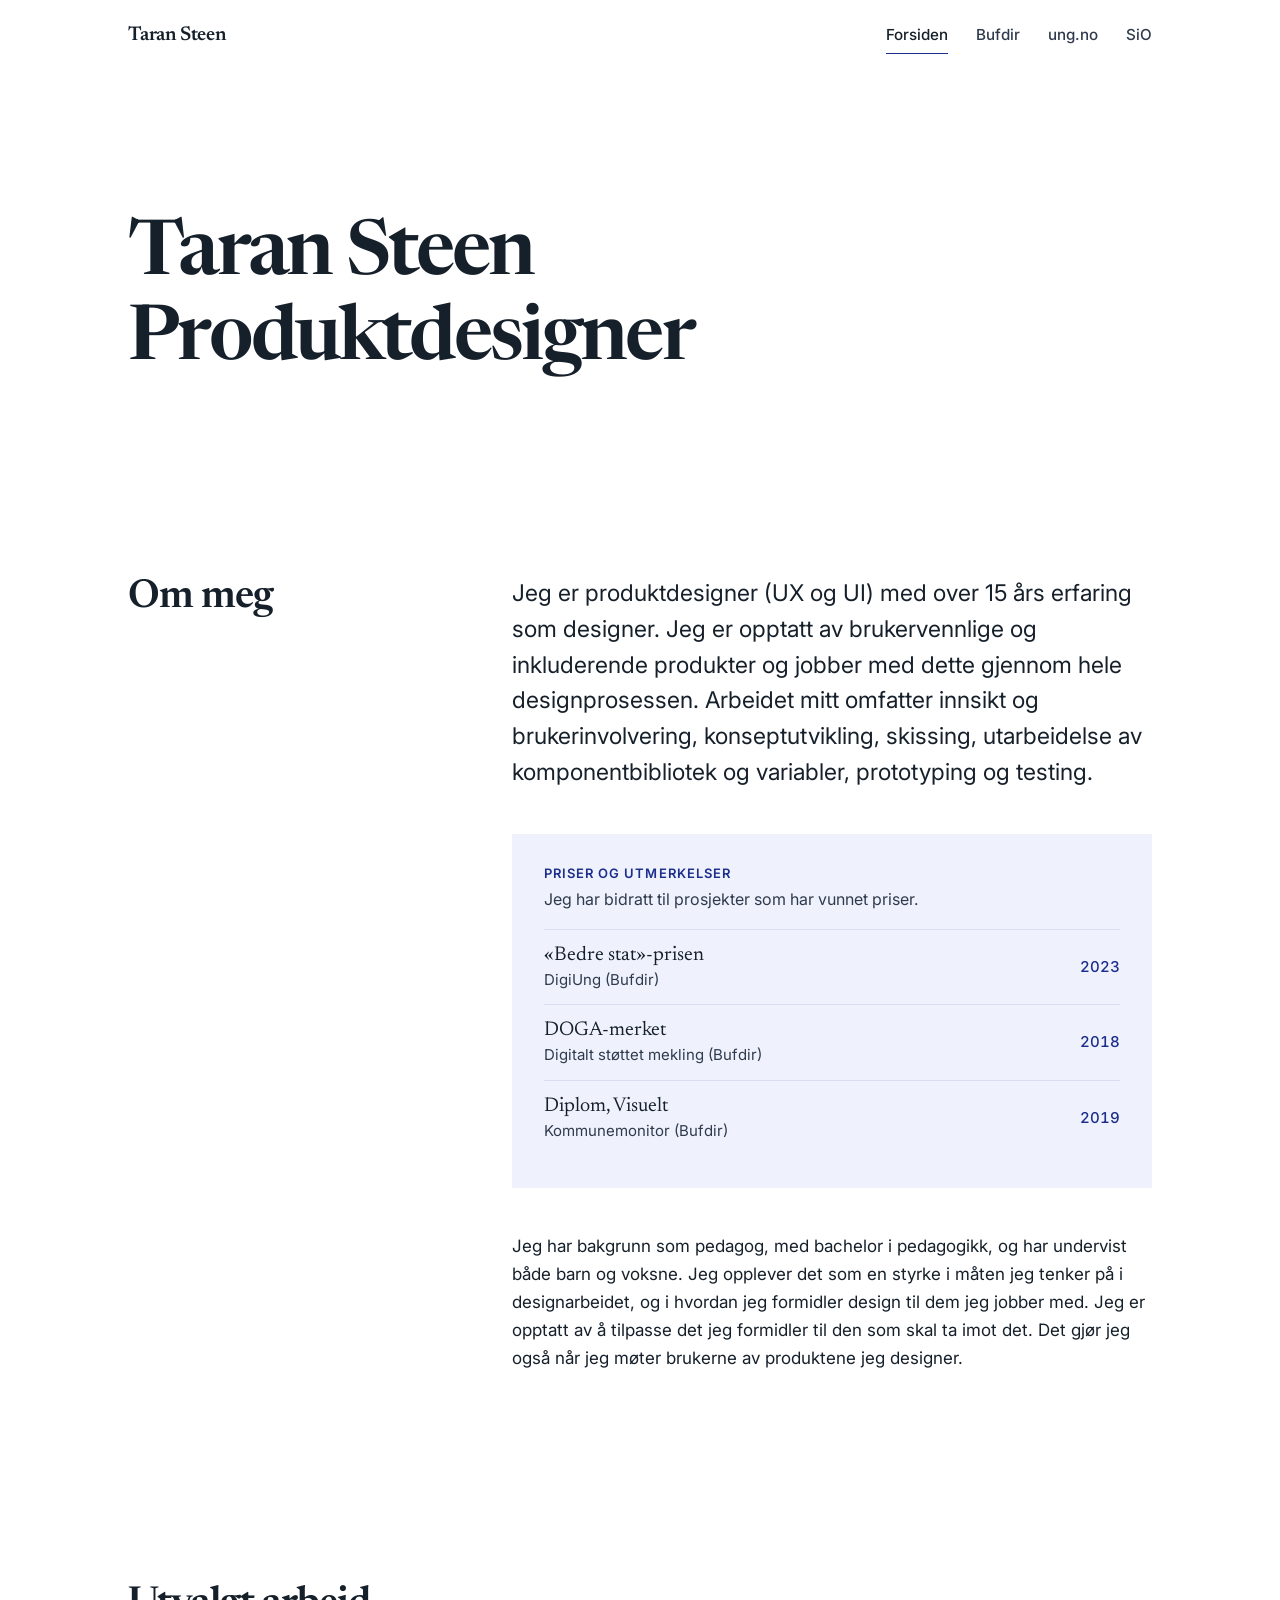
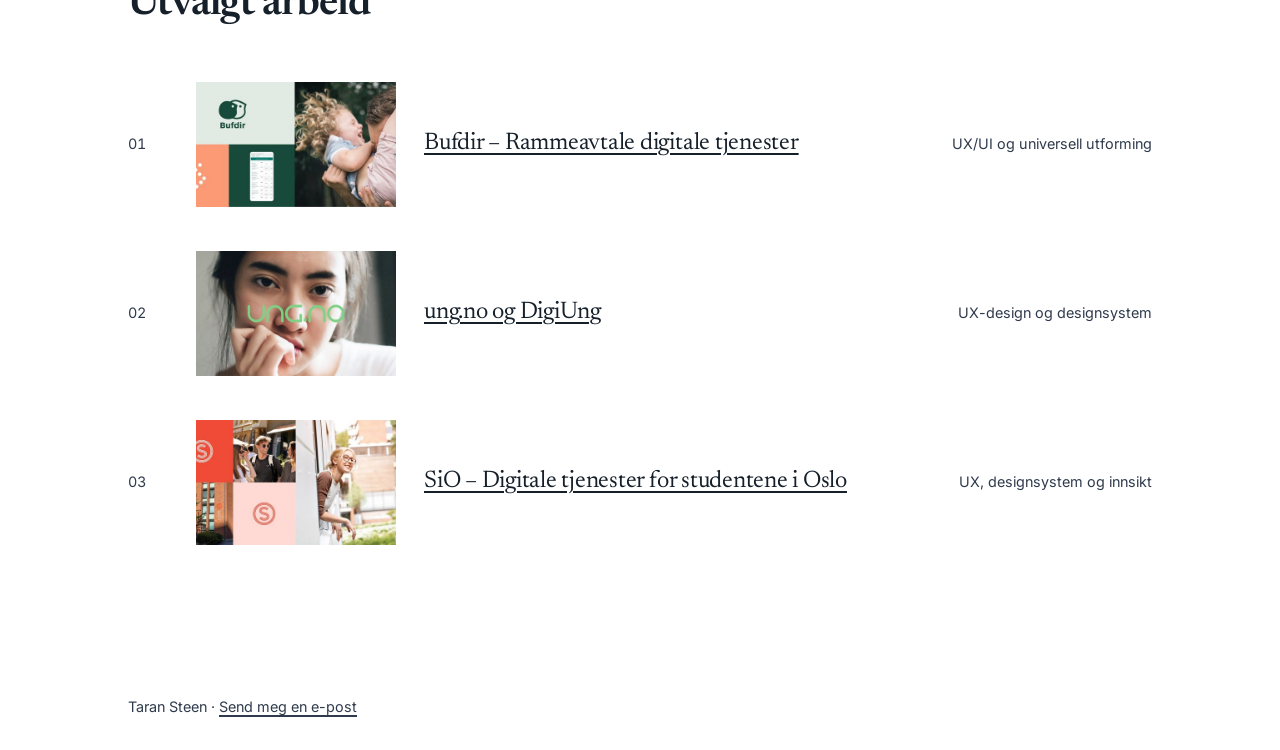
<file: index.html>
<!doctype html>
<html lang="nb">
<head>
  <meta charset="utf-8">
  <meta name="viewport" content="width=device-width, initial-scale=1">
  <title>Taran Steen – Produktdesigner</title>
  <meta name="description" content="Portfolio til Taran Steen, produktdesigner.">
  <link rel="preconnect" href="https://fonts.googleapis.com">
  <link rel="preconnect" href="https://fonts.gstatic.com" crossorigin>
  <link href="https://fonts.googleapis.com/css2?family=Inter:wght@400;500;600&family=Newsreader:opsz,wght@6..72,400;6..72,500;6..72,600&display=swap" rel="stylesheet">
  <link rel="stylesheet" href="style.css">
  <script src="script.js"></script>
</head>
<body>
  <a class="skip-link" href="#main">Hopp til innhold</a>

  <header class="site-header">
    <div class="wrap">
      <a class="brand" href="index.html">Taran Steen</a>
      <nav class="nav" aria-label="Hovedmeny">
        <ul>
          <li><a href="index.html" aria-current="page">Forsiden</a></li>
          <li><a href="arbeid-4.html">Bufdir</a></li>
          <li><a href="arbeid-1.html">ung.no</a></li>
          <li><a href="arbeid-2.html">SiO</a></li>
        </ul>
      </nav>
    </div>
  </header>

  <main id="main">
    <section class="hero wrap">
      <h1>Taran Steen <span>Produktdesigner</span></h1>
    </section>

    <section class="about wrap" aria-labelledby="om-meg">
      <h2 id="om-meg">Om meg</h2>
      <div>
        <p class="lead">Jeg er produktdesigner (UX og UI) med over 15 års erfaring som designer. Jeg er opptatt av brukervennlige og inkluderende produkter og jobber med dette gjennom hele designprosessen. Arbeidet mitt omfatter innsikt og brukerinvolvering, konseptutvikling, skissing, utarbeidelse av komponentbibliotek og variabler, prototyping og testing.</p>
        <aside class="awards" aria-labelledby="priser">
          <h3 id="priser">Priser og utmerkelser</h3>
          <p class="awards-intro">Jeg har bidratt til prosjekter som har vunnet priser.</p>
          <ul>
            <li><span class="award">«Bedre stat»-prisen</span><span class="for">DigiUng (Bufdir)</span><span class="yr">2023</span></li>
            <li><span class="award">DOGA-merket</span><span class="for">Digitalt støttet mekling (Bufdir)</span><span class="yr">2018</span></li>
            <li><span class="award">Diplom, Visuelt</span><span class="for">Kommunemonitor (Bufdir)</span><span class="yr">2019</span></li>
          </ul>
        </aside>
        <p class="about-ped">Jeg har bakgrunn som pedagog, med bachelor i pedagogikk, og har undervist både barn og voksne. Jeg opplever det som en styrke i måten jeg tenker på i designarbeidet, og i hvordan jeg formidler design til dem jeg jobber med. Jeg er opptatt av å tilpasse det jeg formidler til den som skal ta imot det. Det gjør jeg også når jeg møter brukerne av produktene jeg designer.</p>
      </div>
    </section>

    <section class="work-list wrap" aria-labelledby="arbeid">
      <h2 id="arbeid">Utvalgt arbeid</h2>
      <ul>
        <li><a href="arbeid-4.html"><span class="num">01</span><span class="thumb"><img src="images/thumb-bufdir.jpg" width="480" height="300" alt="" loading="lazy"></span><span class="title">Bufdir – Rammeavtale digitale tjenester</span><span class="meta">UX/UI og universell utforming</span></a></li>
        <li><a href="arbeid-1.html"><span class="num">02</span><span class="thumb"><img src="images/thumb-ung.jpg" width="480" height="300" alt="" loading="lazy"></span><span class="title">ung.no og DigiUng</span><span class="meta">UX-design og designsystem</span></a></li>
        <li><a href="arbeid-2.html"><span class="num">03</span><span class="thumb"><img src="images/thumb-sio.jpg" width="480" height="300" alt="" loading="lazy"></span><span class="title">SiO – Digitale tjenester for studentene i Oslo</span><span class="meta">UX, designsystem og innsikt</span></a></li>
      </ul>
    </section>
  </main>

  <footer class="site-footer">
    <div class="wrap">
      <p style="margin:0">Taran Steen · <a href="#" data-mail-u="taransteen" data-mail-d="gmail.com">Send meg en e-post</a></p>
    </div>
  </footer>
</body>
</html>
</file>
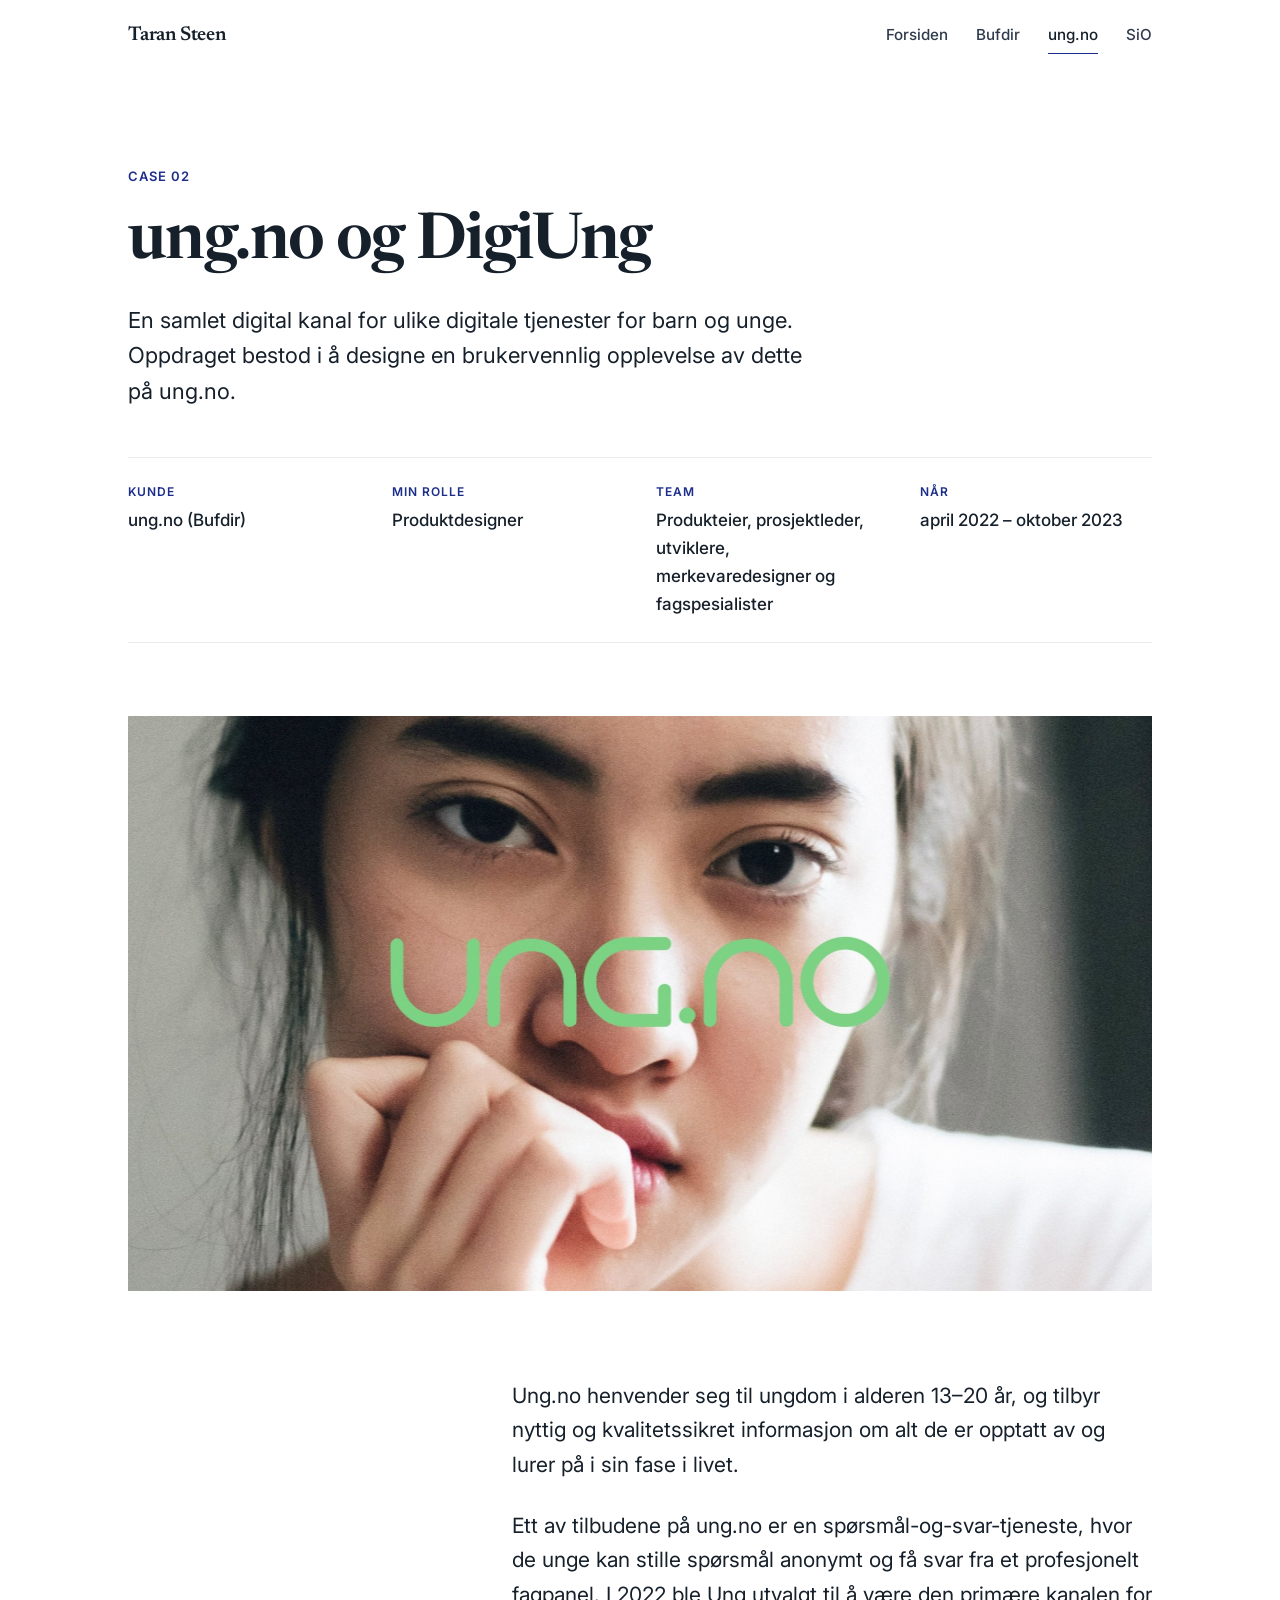
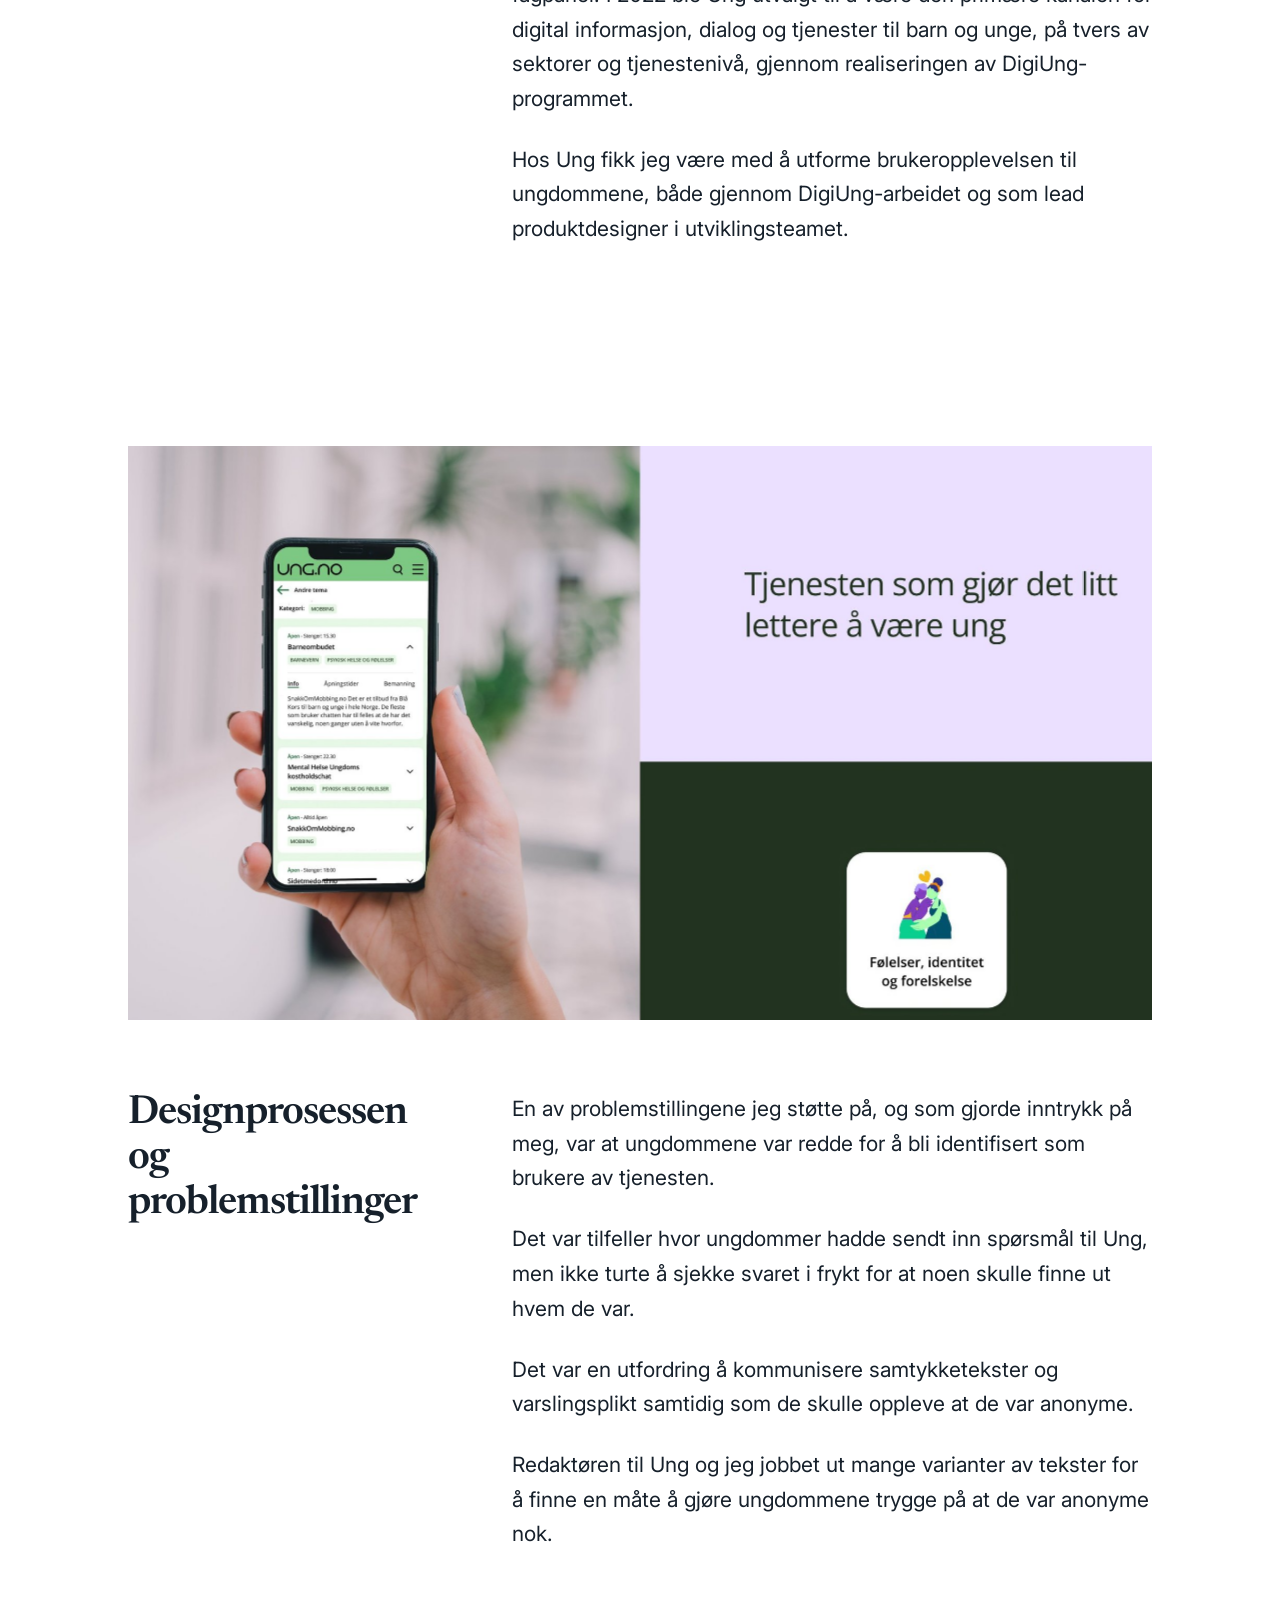
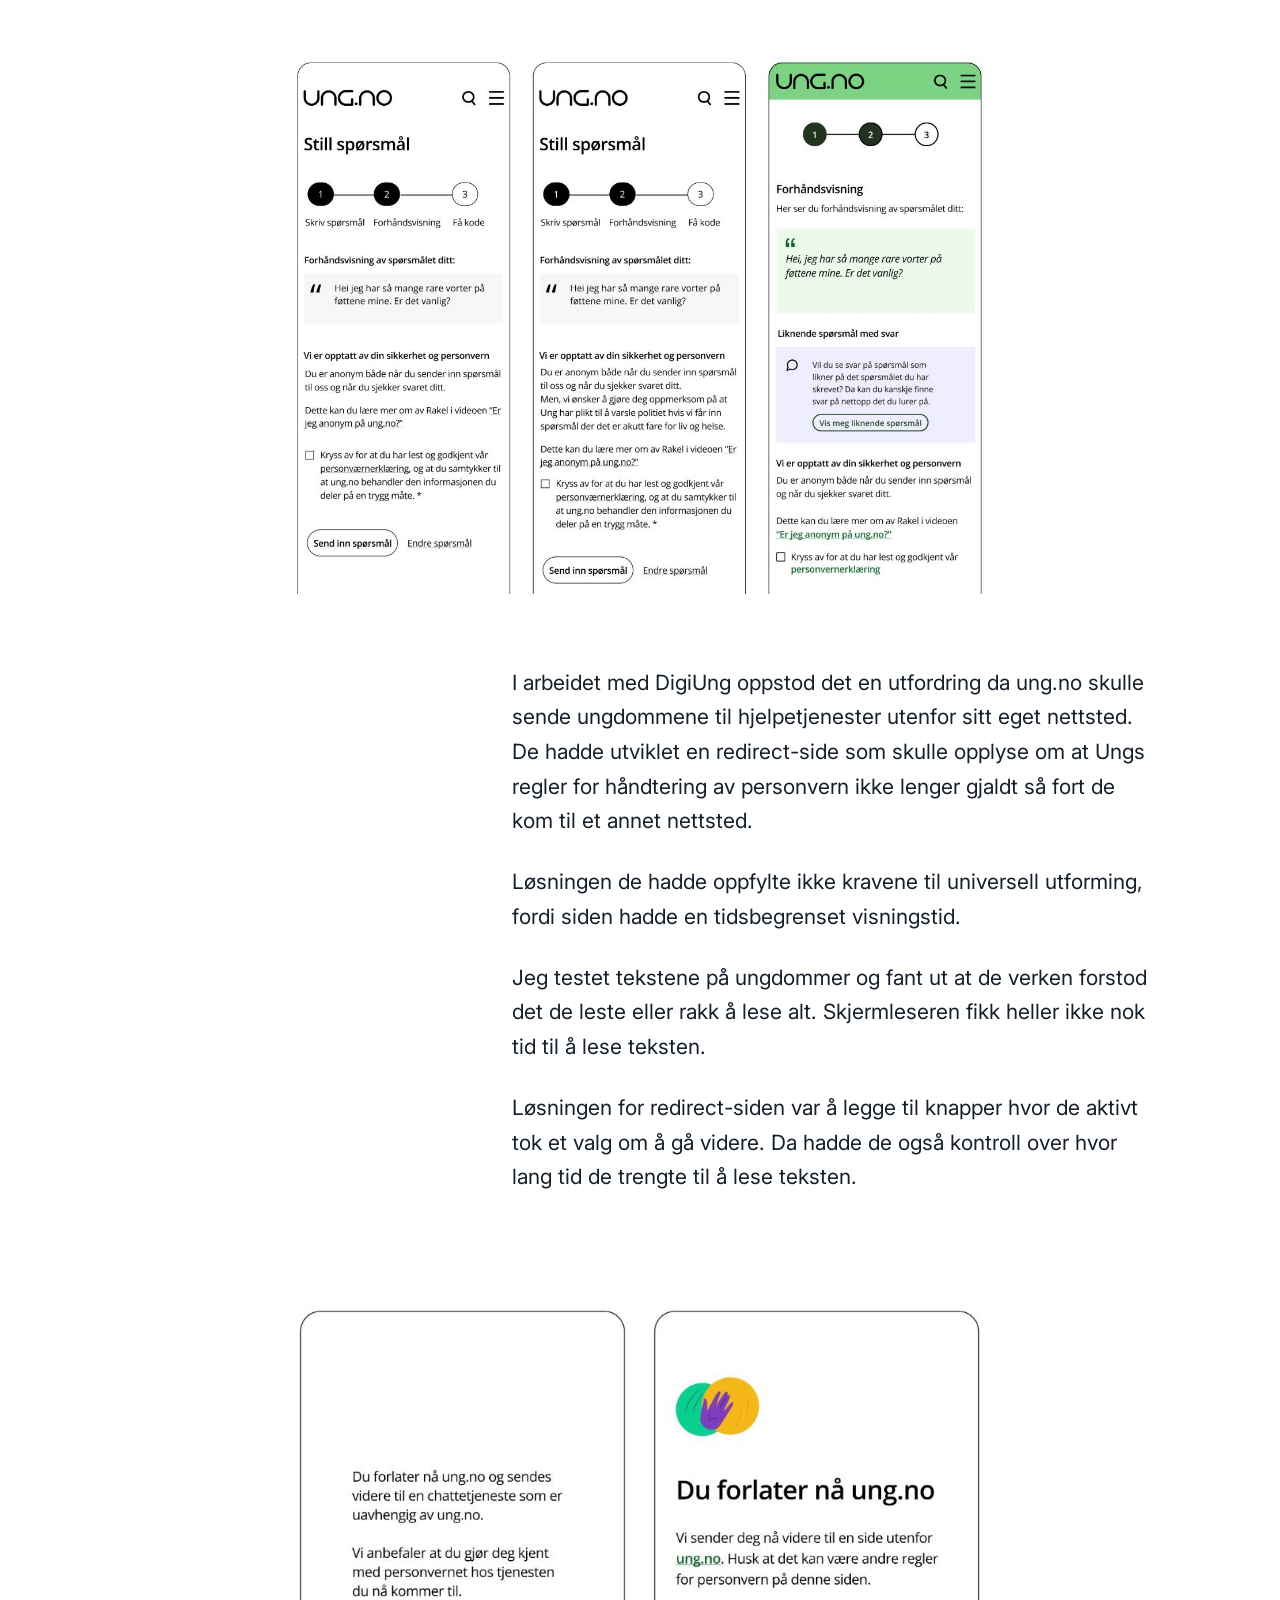
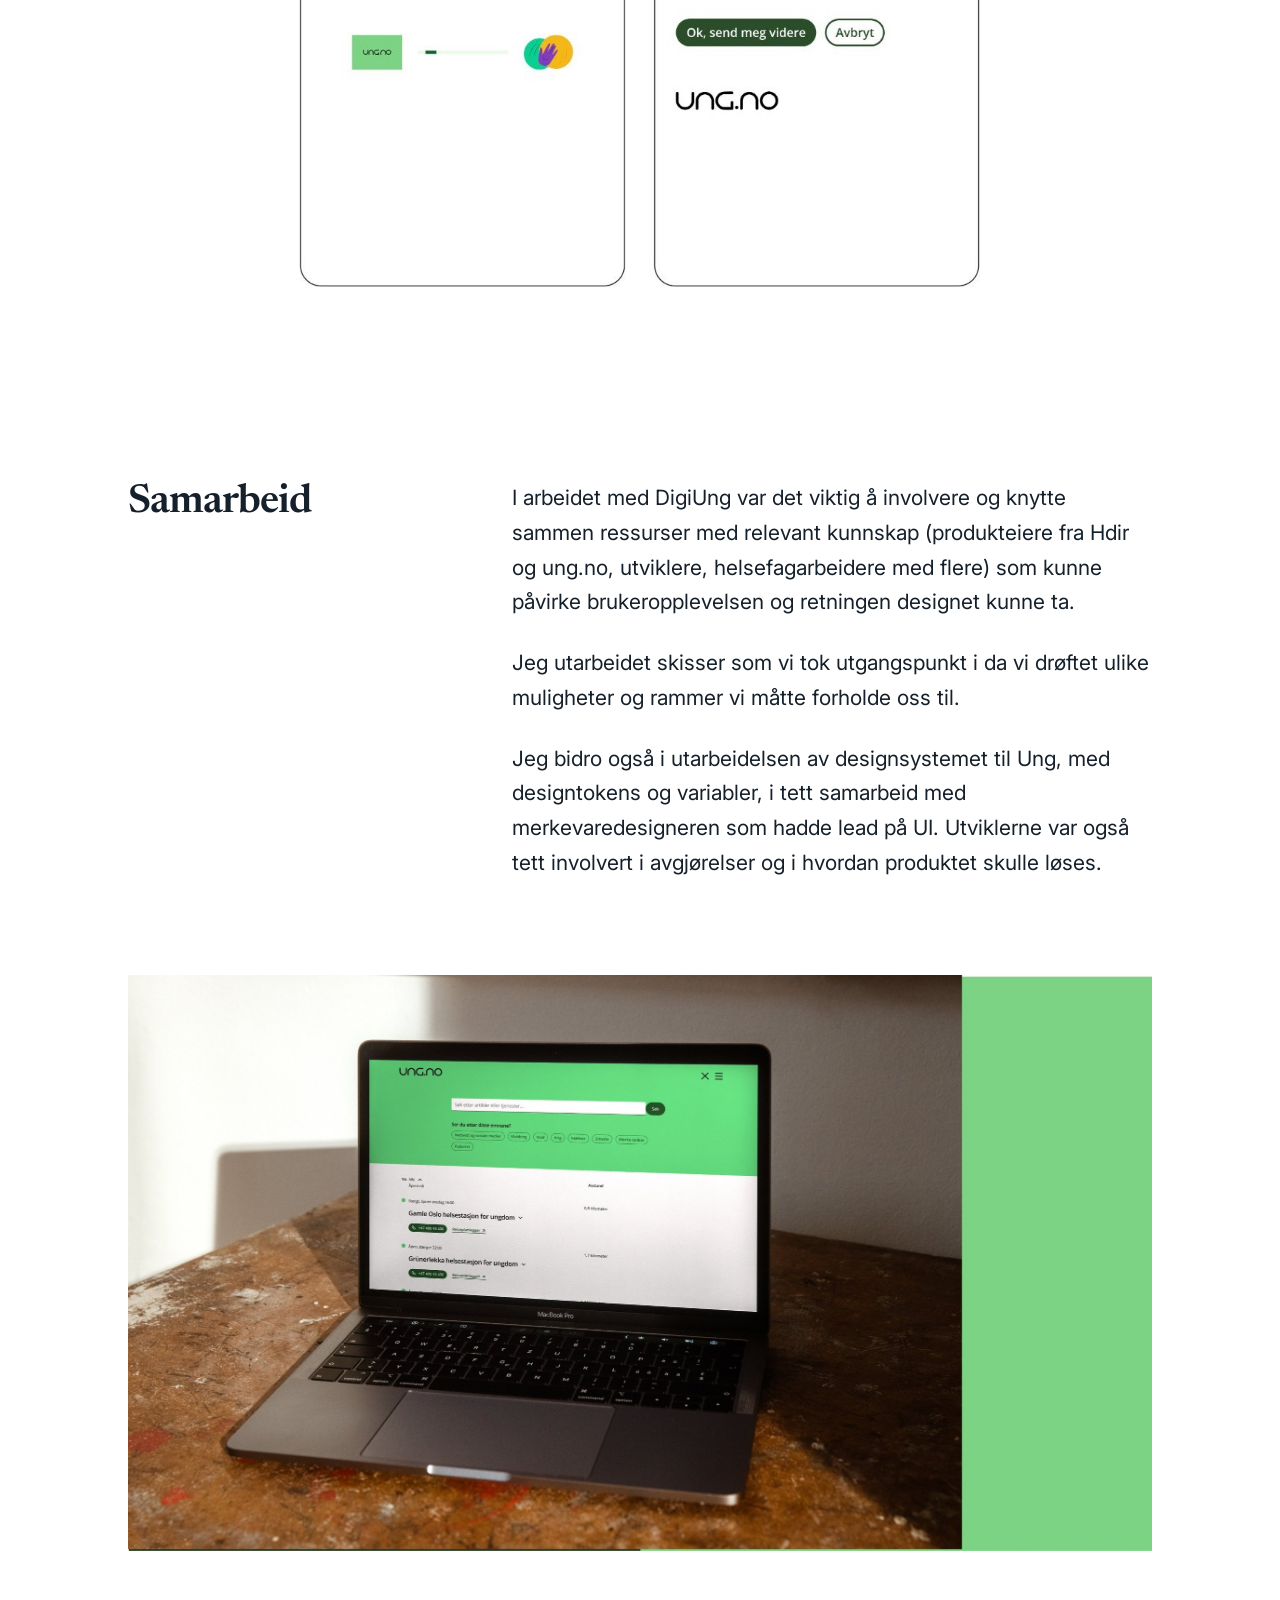
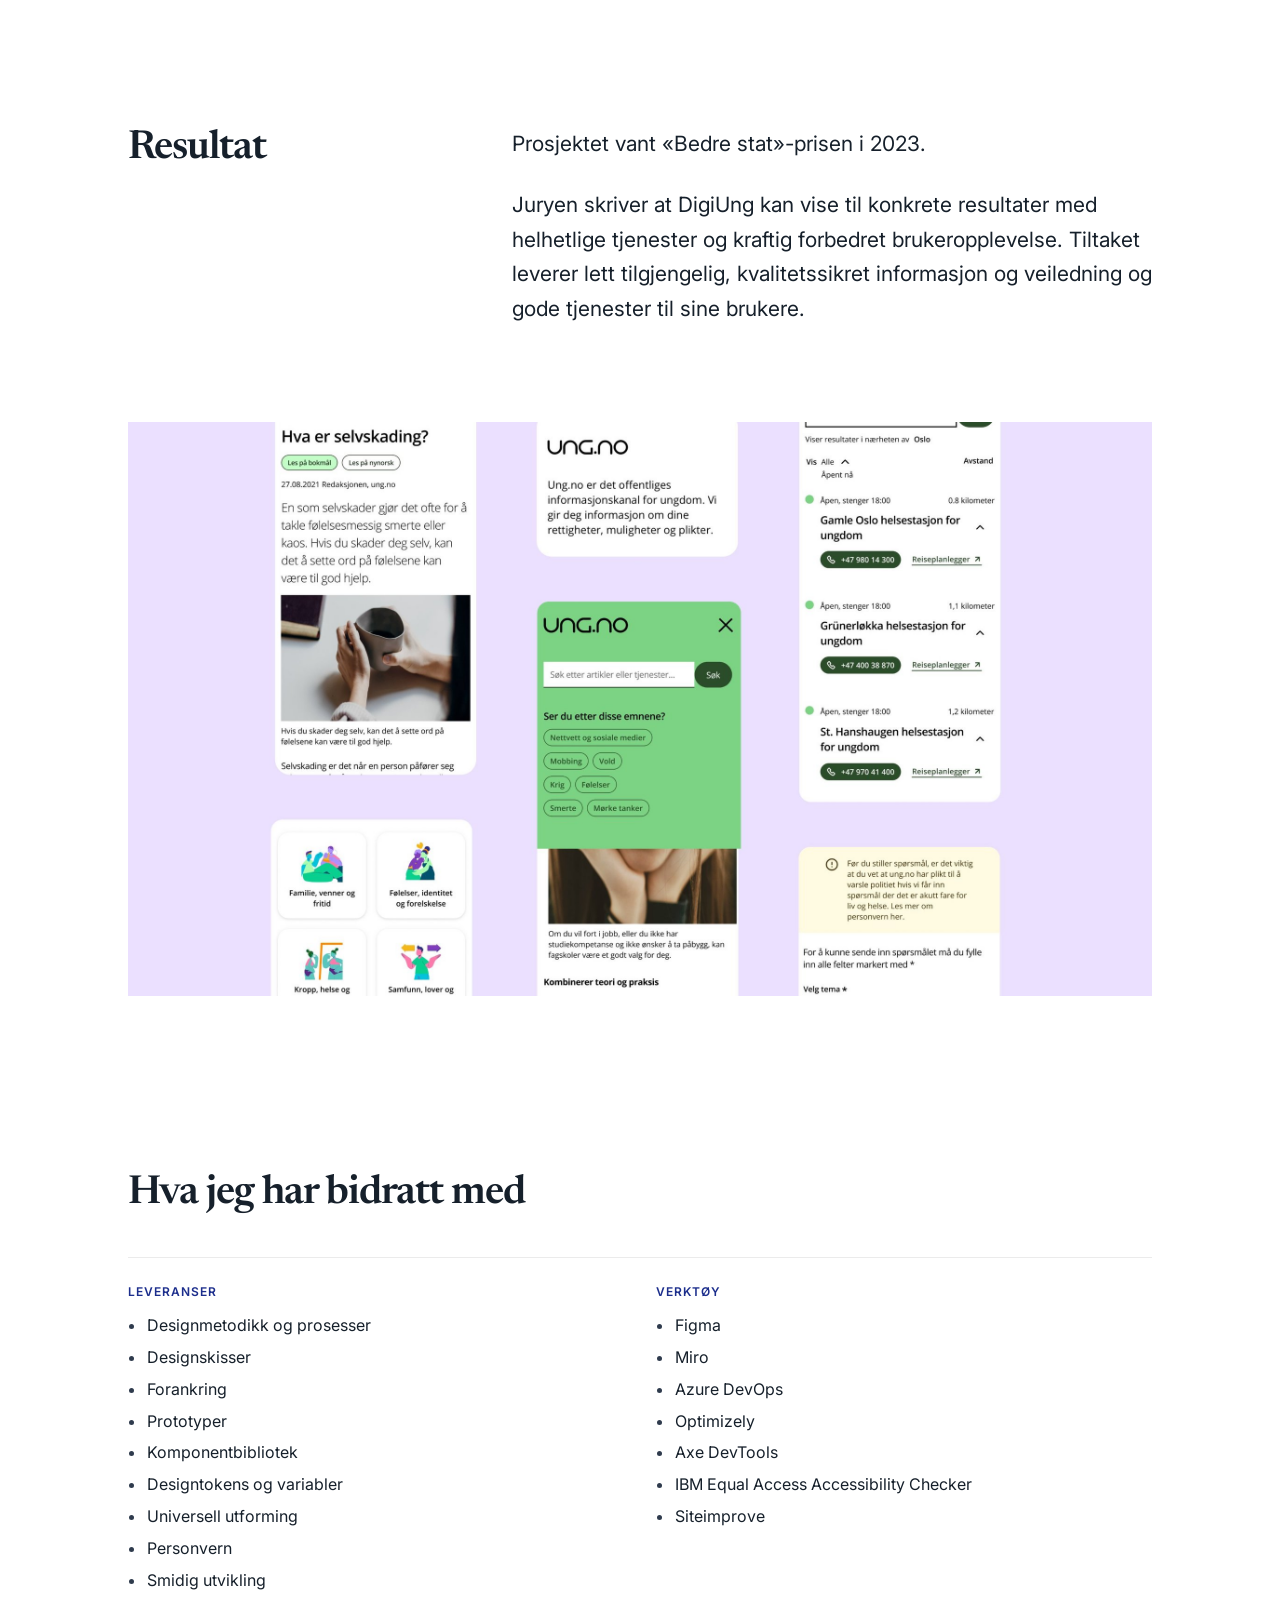
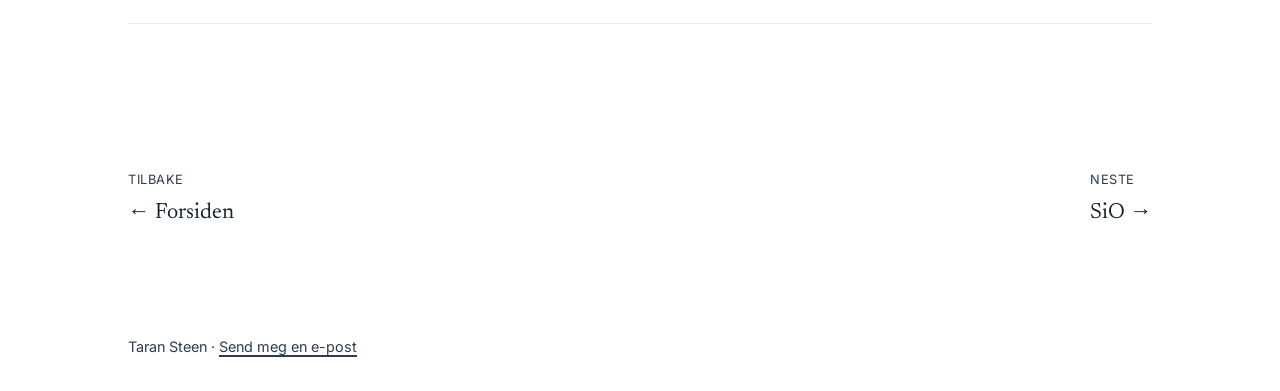
<file: arbeid-1.html>
<!doctype html>
<html lang="nb">
<head>
  <meta charset="utf-8">
  <meta name="viewport" content="width=device-width, initial-scale=1">
  <title>DigiUng (ung.no) – Taran Steen</title>
  <meta name="description" content="Case: DigiUng (ung.no). Samlet digital kanal for digitale tjenester til barn og unge.">
  <link rel="preconnect" href="https://fonts.googleapis.com">
  <link rel="preconnect" href="https://fonts.gstatic.com" crossorigin>
  <link href="https://fonts.googleapis.com/css2?family=Inter:wght@400;500;600&family=Newsreader:opsz,wght@6..72,400;6..72,500;6..72,600&display=swap" rel="stylesheet">
  <link rel="stylesheet" href="style.css">
  <script src="script.js"></script>
</head>
<body>
  <a class="skip-link" href="#main">Hopp til innhold</a>

  <header class="site-header">
    <div class="wrap">
      <a class="brand" href="index.html">Taran Steen</a>
      <nav class="nav" aria-label="Hovedmeny">
        <ul>
          <li><a href="index.html">Forsiden</a></li>
          <li><a href="arbeid-4.html">Bufdir</a></li>
          <li><a href="arbeid-1.html" aria-current="page">ung.no</a></li>
          <li><a href="arbeid-2.html">SiO</a></li>
        </ul>
      </nav>
    </div>
  </header>

  <main id="main">

    <section class="case-hero wrap">
      <p class="eyebrow">Case 02</p>
      <h1>ung.no og DigiUng</h1>
      <p class="lead">En samlet digital kanal for ulike digitale tjenester for barn og unge. Oppdraget bestod i å designe en brukervennlig opplevelse av dette på ung.no.</p>

      <dl class="facts">
        <div><dt>Kunde</dt><dd>ung.no (Bufdir)</dd></div>
        <div><dt>Min rolle</dt><dd>Produktdesigner</dd></div>
        <div><dt>Team</dt><dd>Produkteier, prosjektleder, utviklere, merkevaredesigner og fagspesialister</dd></div>
        <div><dt>Når</dt><dd>april 2022 – oktober 2023</dd></div>
      </dl>
    </section>

    <div class="wrap">
      <figure class="band" style="margin-top:0">
        <img src="images/ung-1.jpg" width="2200" height="1235" alt="Nærbilde av en ung person som hviler haken mot hånden, med ung.no-logoen i grønt over ansiktet">
      </figure>
    </div>

    <section class="section wrap" aria-label="ung.no og DigiUng">
      <div class="two-col">
        <div class="side"></div>
        <div>
          <p>Ung.no henvender seg til ungdom i alderen 13–20 år, og tilbyr nyttig og kvalitetssikret informasjon om alt de er opptatt av og lurer på i sin fase i livet.</p>
          <p>Ett av tilbudene på ung.no er en spørsmål-og-svar-tjeneste, hvor de unge kan stille spørsmål anonymt og få svar fra et profesjonelt fagpanel. I 2022 ble Ung utvalgt til å være den primære kanalen for digital informasjon, dialog og tjenester til barn og unge, på tvers av sektorer og tjenestenivå, gjennom realiseringen av DigiUng-programmet.</p>
          <p>Hos Ung fikk jeg være med å utforme brukeropplevelsen til ungdommene, både gjennom DigiUng-arbeidet og som lead produktdesigner i utviklingsteamet.</p>
        </div>
      </div>
    </section>

    <section class="section wrap" aria-labelledby="prosessen">
      <figure class="band" style="margin-top:0">
        <img src="images/ung-2.jpg" width="2200" height="1234" alt="Hånd som holder en mobil med ung.no, ved siden av teksten «Tjenesten som gjør det litt lettere å være ung» og et kort med «Følelser, identitet og forelskelse»" loading="lazy">
      </figure>
      <div class="two-col">
        <h2 id="prosessen">Designprosessen og problemstillinger</h2>
        <div>
          <p>En av problemstillingene jeg støtte på, og som gjorde inntrykk på meg, var at ungdommene var redde for å bli identifisert som brukere av tjenesten.</p>
          <p>Det var tilfeller hvor ungdommer hadde sendt inn spørsmål til Ung, men ikke turte å sjekke svaret i frykt for at noen skulle finne ut hvem de var.</p>
          <p>Det var en utfordring å kommunisere samtykketekster og varslingsplikt samtidig som de skulle oppleve at de var anonyme.</p>
          <p>Redaktøren til Ung og jeg jobbet ut mange varianter av tekster for å finne en måte å gjøre ungdommene trygge på at de var anonyme nok.</p>
        </div>
      </div>
      <figure class="band still" style="max-width:70%;margin-left:auto;margin-right:auto">
        <img src="images/ung-sporsmal.jpg" width="1243" height="948" alt="Tre mobilskjermer fra ung.no «Still spørsmål»: forhåndsvisning av spørsmålet, informasjon om sikkerhet og personvern, og en grønn variant med liknende spørsmål med svar" loading="lazy">
      </figure>
      <div class="two-col">
        <div class="side"></div>
        <div>
          <p>I arbeidet med DigiUng oppstod det en utfordring da ung.no skulle sende ungdommene til hjelpetjenester utenfor sitt eget nettsted. De hadde utviklet en redirect-side som skulle opplyse om at Ungs regler for håndtering av personvern ikke lenger gjaldt så fort de kom til et annet nettsted.</p>
          <p>Løsningen de hadde oppfylte ikke kravene til universell utforming, fordi siden hadde en tidsbegrenset visningstid.</p>
          <p>Jeg testet tekstene på ungdommer og fant ut at de verken forstod det de leste eller rakk å lese alt. Skjermleseren fikk heller ikke nok tid til å lese teksten.</p>
          <p>Løsningen for redirect-siden var å legge til knapper hvor de aktivt tok et valg om å gå videre. Da hadde de også kontroll over hvor lang tid de trengte til å lese teksten.</p>
        </div>
      </div>
      <figure class="band still" style="margin-top:clamp(40px,6vw,72px);max-width:70%;margin-left:auto;margin-right:auto">
        <img src="images/ung-redirect-ny.jpg" width="968" height="831" alt="Redirect-siden før og etter: til venstre teksten «Du forlater nå ung.no og sendes videre til en chattetjeneste», til høyre ny side med «Du forlater nå ung.no» og knappene «Ok, send meg videre» og «Avbryt»" loading="lazy">
      </figure>
    </section>

    <section class="section wrap" aria-labelledby="samarbeid">
      <div class="two-col">
        <h2 id="samarbeid">Samarbeid</h2>
        <div>
          <p>I arbeidet med DigiUng var det viktig å involvere og knytte sammen ressurser med relevant kunnskap (produkteiere fra Hdir og ung.no, utviklere, helsefagarbeidere med flere) som kunne påvirke brukeropplevelsen og retningen designet kunne ta.</p>
          <p>Jeg utarbeidet skisser som vi tok utgangspunkt i da vi drøftet ulike muligheter og rammer vi måtte forholde oss til.</p>
          <p>Jeg bidro også i utarbeidelsen av designsystemet til Ung, med designtokens og variabler, i tett samarbeid med merkevaredesigneren som hadde lead på UI. Utviklerne var også tett involvert i avgjørelser og i hvordan produktet skulle løses.</p>
        </div>
      </div>
      <figure class="band still" style="margin-top:clamp(40px,6vw,72px)">
        <img src="images/ung-3.jpg" width="2200" height="1237" alt="Bærbar datamaskin på et trebord som viser ung.no med søkefelt, emner og en liste over helsestasjoner for ungdom" loading="lazy">
      </figure>
    </section>

    <section class="section wrap" aria-labelledby="resultat">
      <div class="two-col">
        <h2 id="resultat">Resultat</h2>
        <div>
          <p>Prosjektet vant «Bedre stat»-prisen i 2023.</p>
          <p>Juryen skriver at DigiUng kan vise til konkrete resultater med helhetlige tjenester og kraftig forbedret brukeropplevelse. Tiltaket leverer lett tilgjengelig, kvalitetssikret informasjon og veiledning og gode tjenester til sine brukere.</p>
        </div>
      </div>
      <figure class="band still" style="margin-top:clamp(40px,6vw,72px)">
        <img src="images/ung-4.jpg" width="2200" height="1234" alt="Mobilskjermer fra ung.no: artikkelen «Hva er selvskading?», søk med emner, liste over helsestasjoner og skjema for å stille spørsmål" loading="lazy">
      </figure>
    </section>

    <section class="section wrap" aria-labelledby="bidrag">
      <h2 id="bidrag">Hva jeg har bidratt med</h2>
      <dl class="facts facts--text">
        <div>
          <dt>Leveranser</dt>
          <dd>
            <ul>
            <li>Designmetodikk og prosesser</li>
            <li>Designskisser</li>
            <li>Forankring</li>
            <li>Prototyper</li>
            <li>Komponentbibliotek</li>
            <li>Designtokens og variabler</li>
            <li>Universell utforming</li>
            <li>Personvern</li>
            <li>Smidig utvikling</li>
            </ul>
          </dd>
        </div>
        <div>
          <dt>Verktøy</dt>
          <dd>
            <ul>
            <li>Figma</li>
            <li>Miro</li>
            <li>Azure DevOps</li>
            <li>Optimizely</li>
            <li>Axe DevTools</li>
            <li>IBM Equal Access Accessibility Checker</li>
            <li>Siteimprove</li>
            </ul>
          </dd>
        </div>
      </dl>
    </section>

    <nav class="pager wrap" aria-label="Neste og forrige">
      <a href="index.html"><small>Tilbake</small>← Forsiden</a>
      <a href="arbeid-2.html"><small>Neste</small>SiO →</a>
    </nav>
  </main>

  <footer class="site-footer">
    <div class="wrap">
      <p style="margin:0">Taran Steen · <a href="#" data-mail-u="taransteen" data-mail-d="gmail.com">Send meg en e-post</a></p>
    </div>
  </footer>
</body>
</html>
</file>
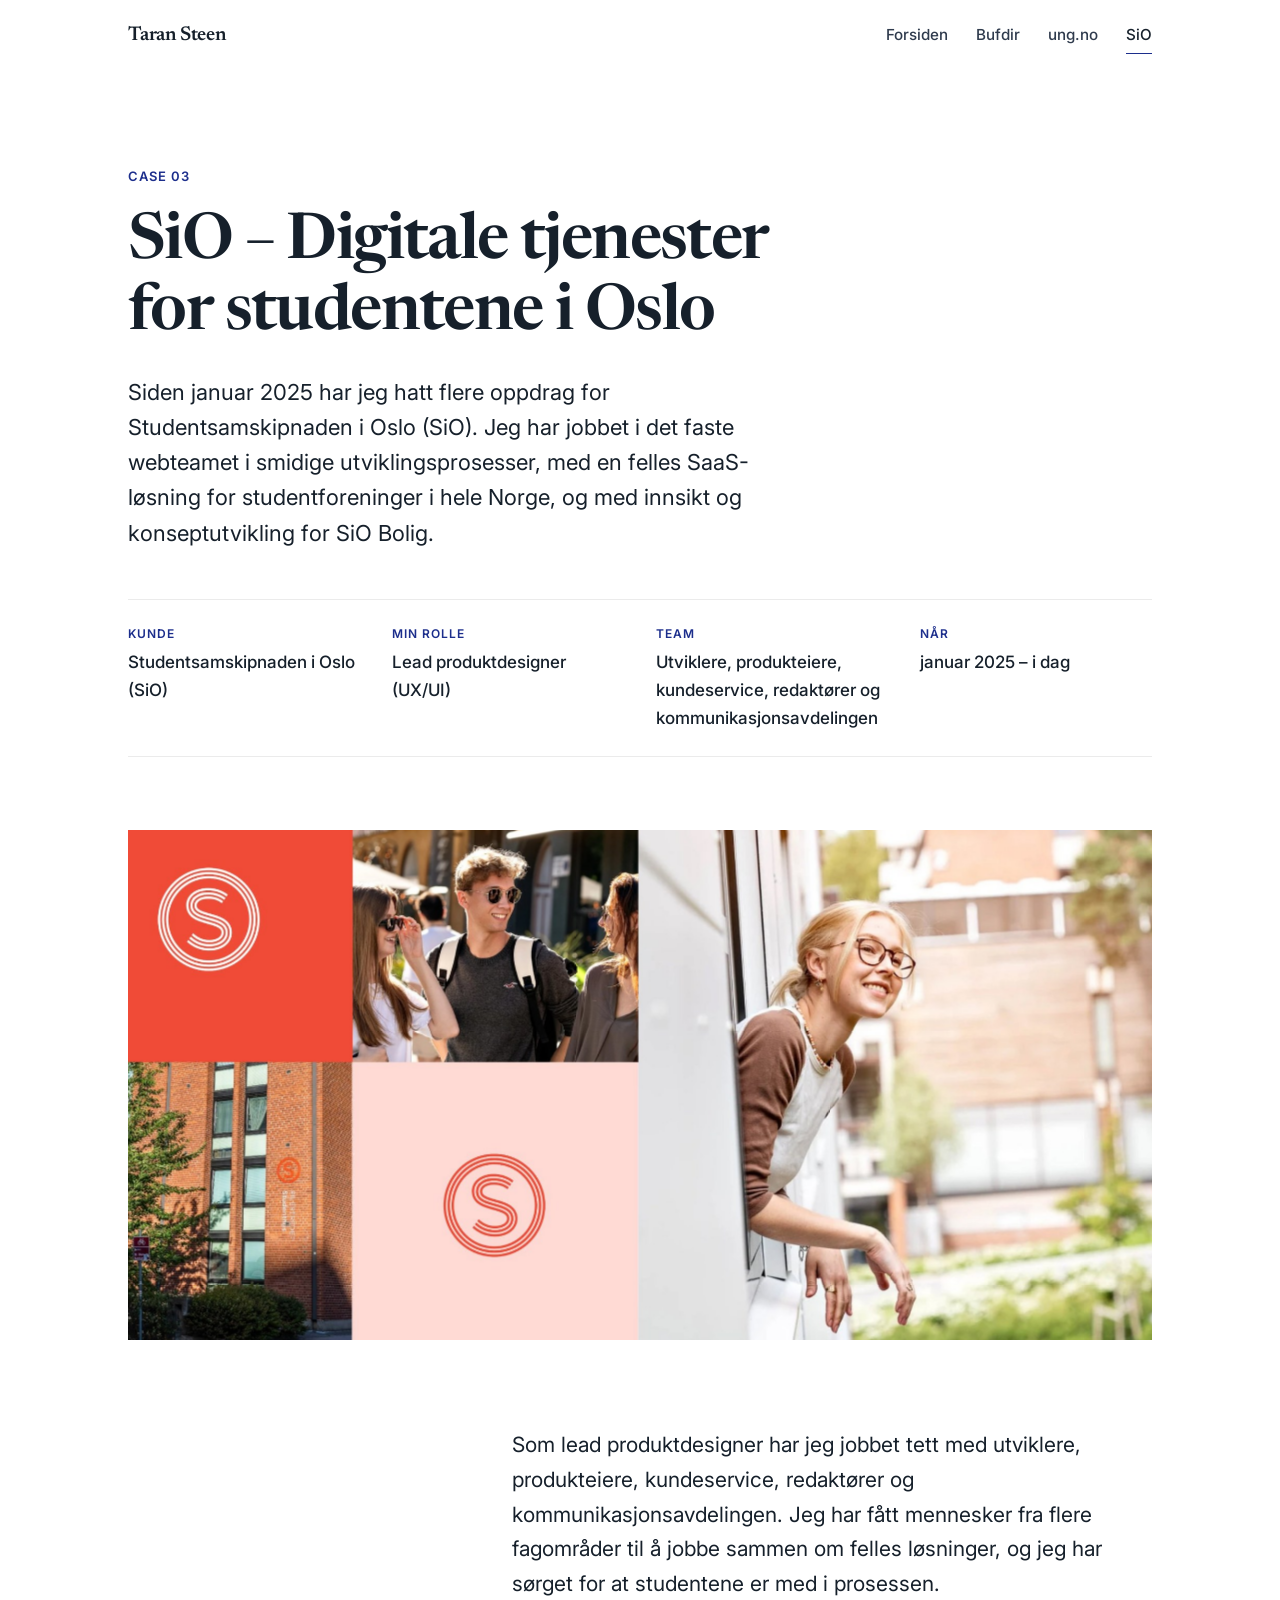
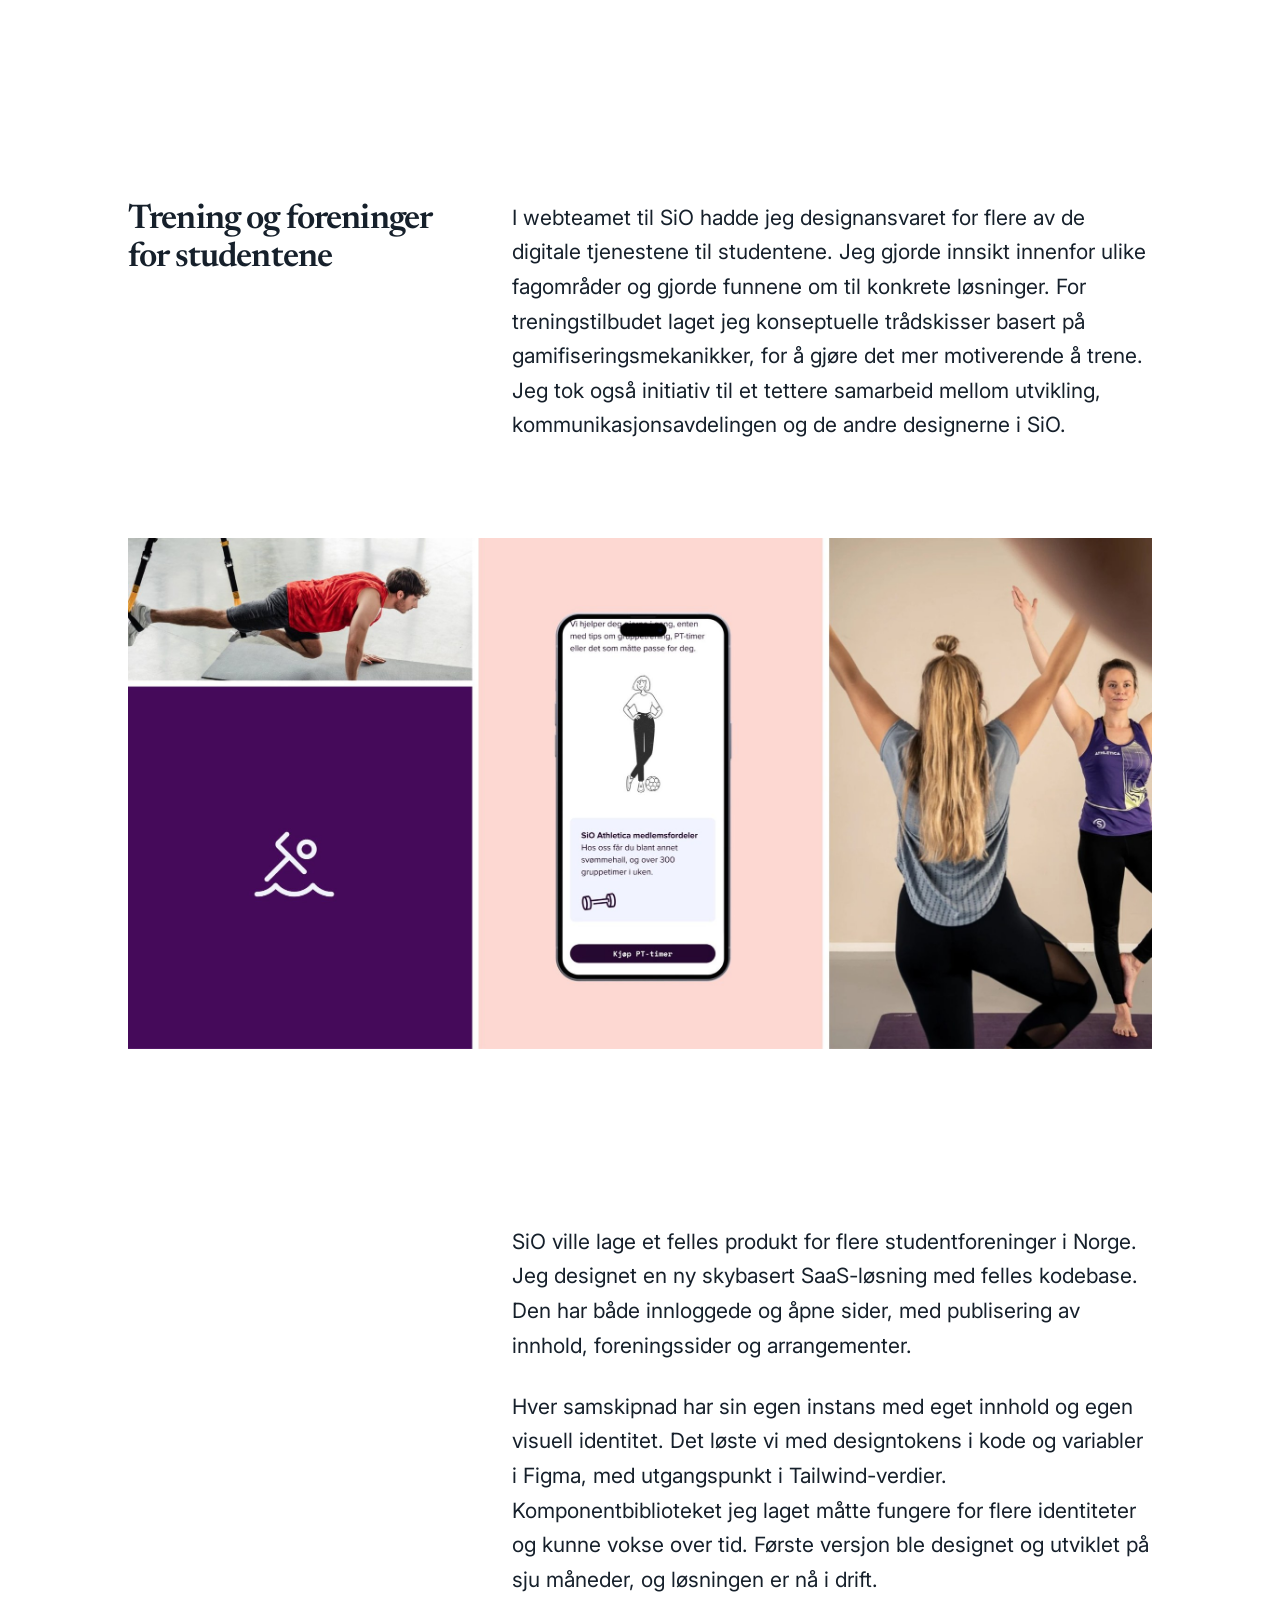
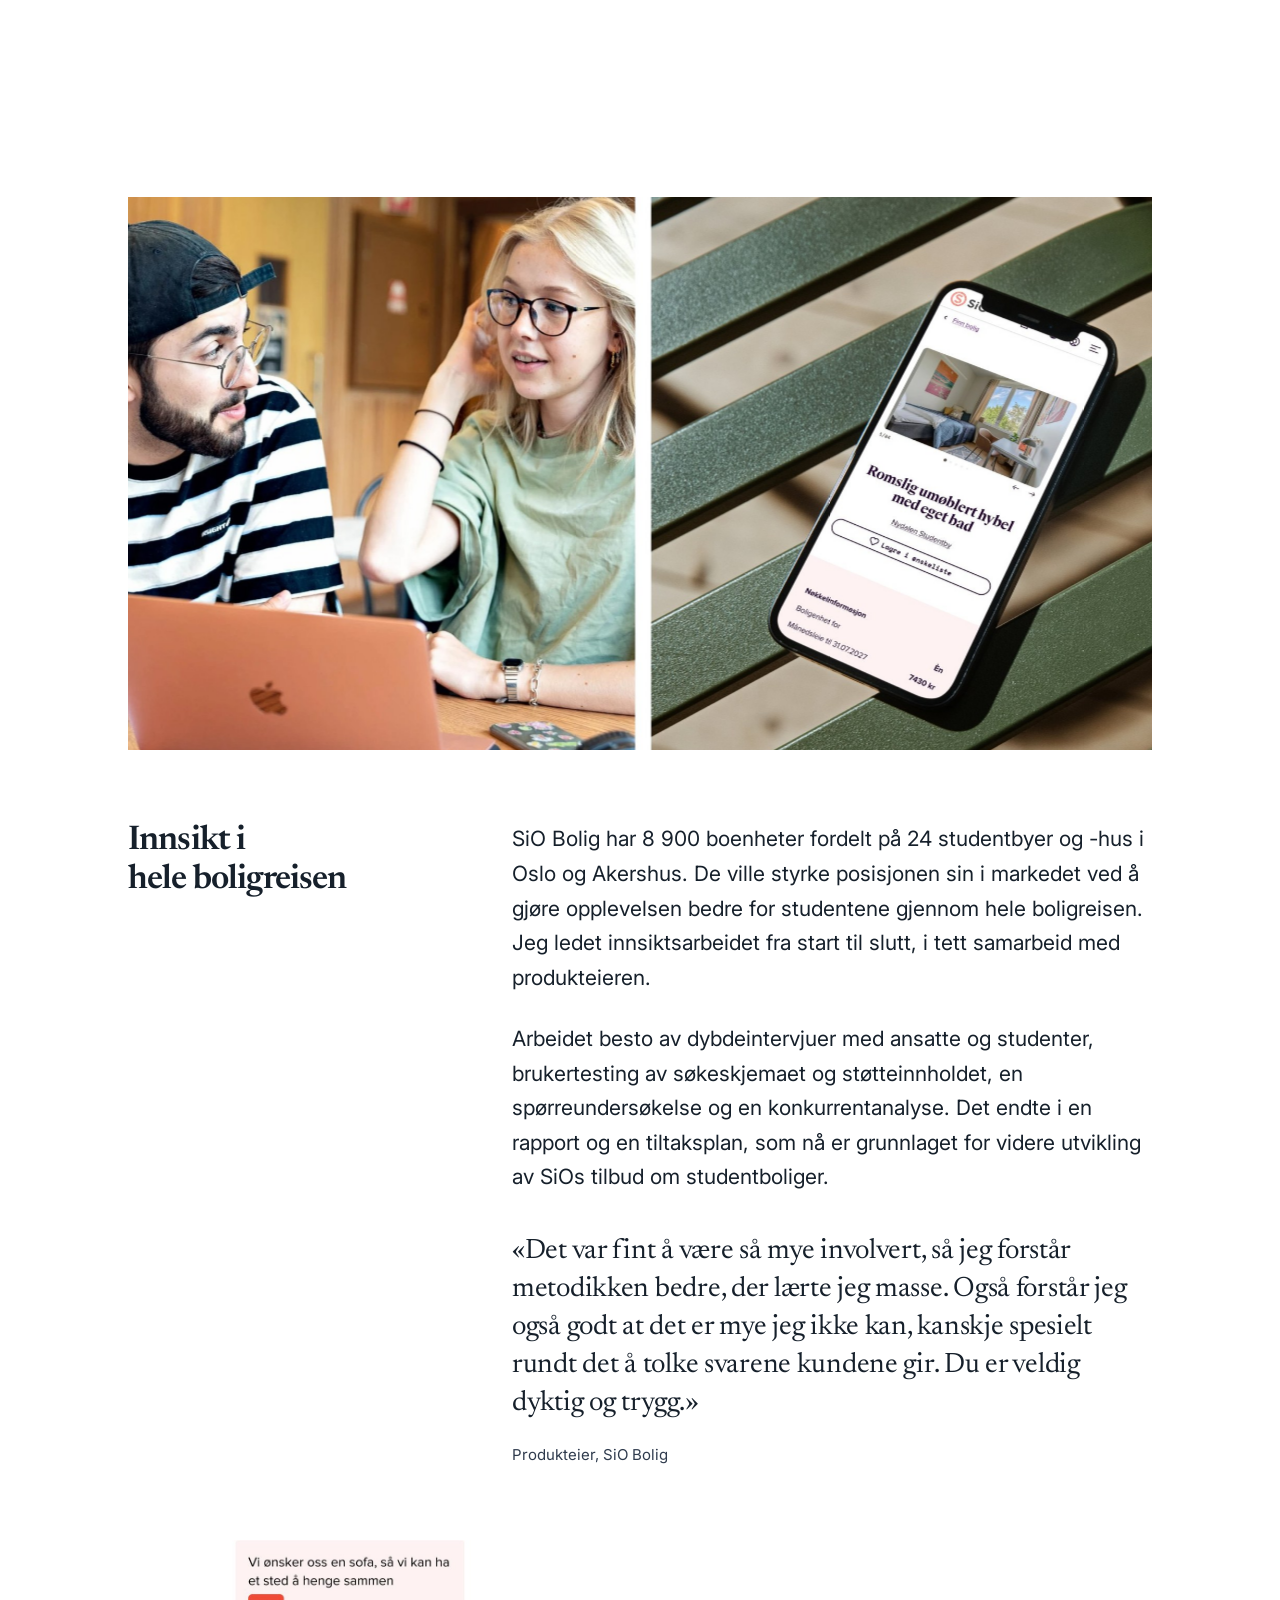
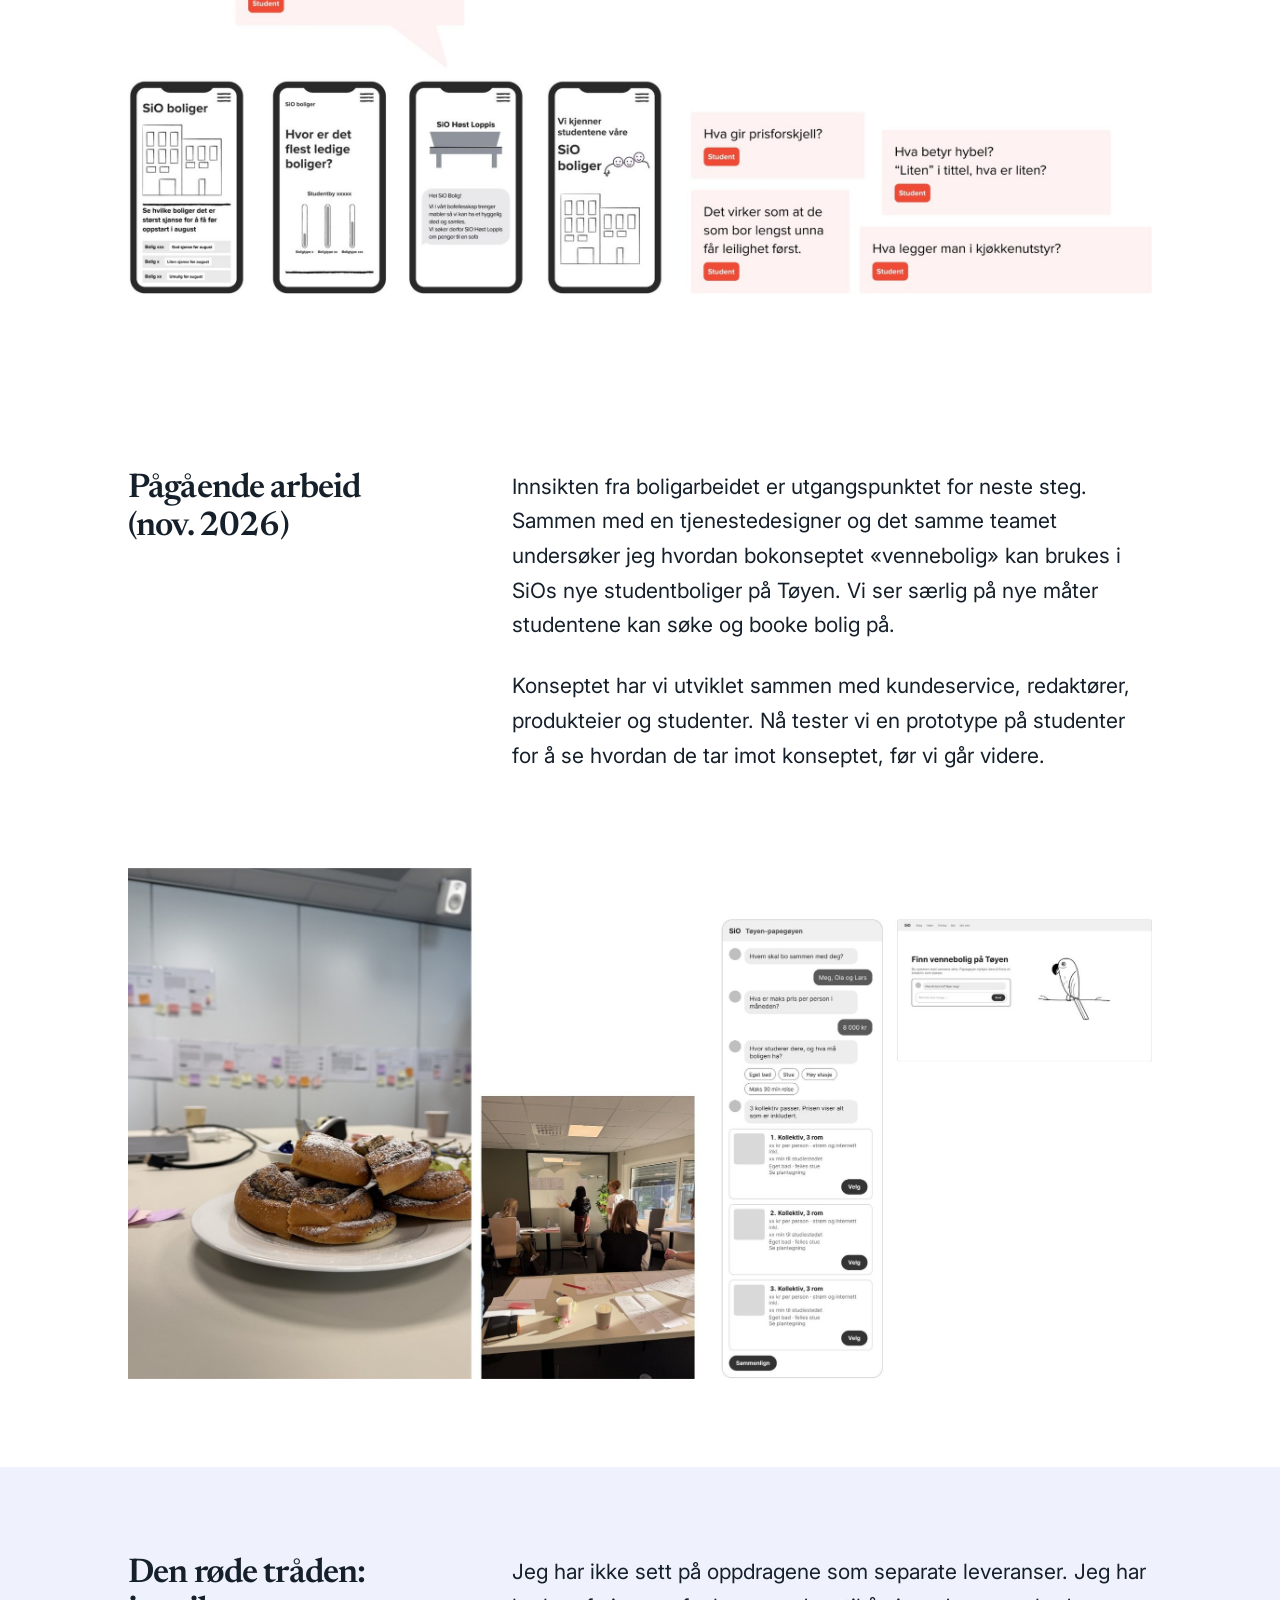
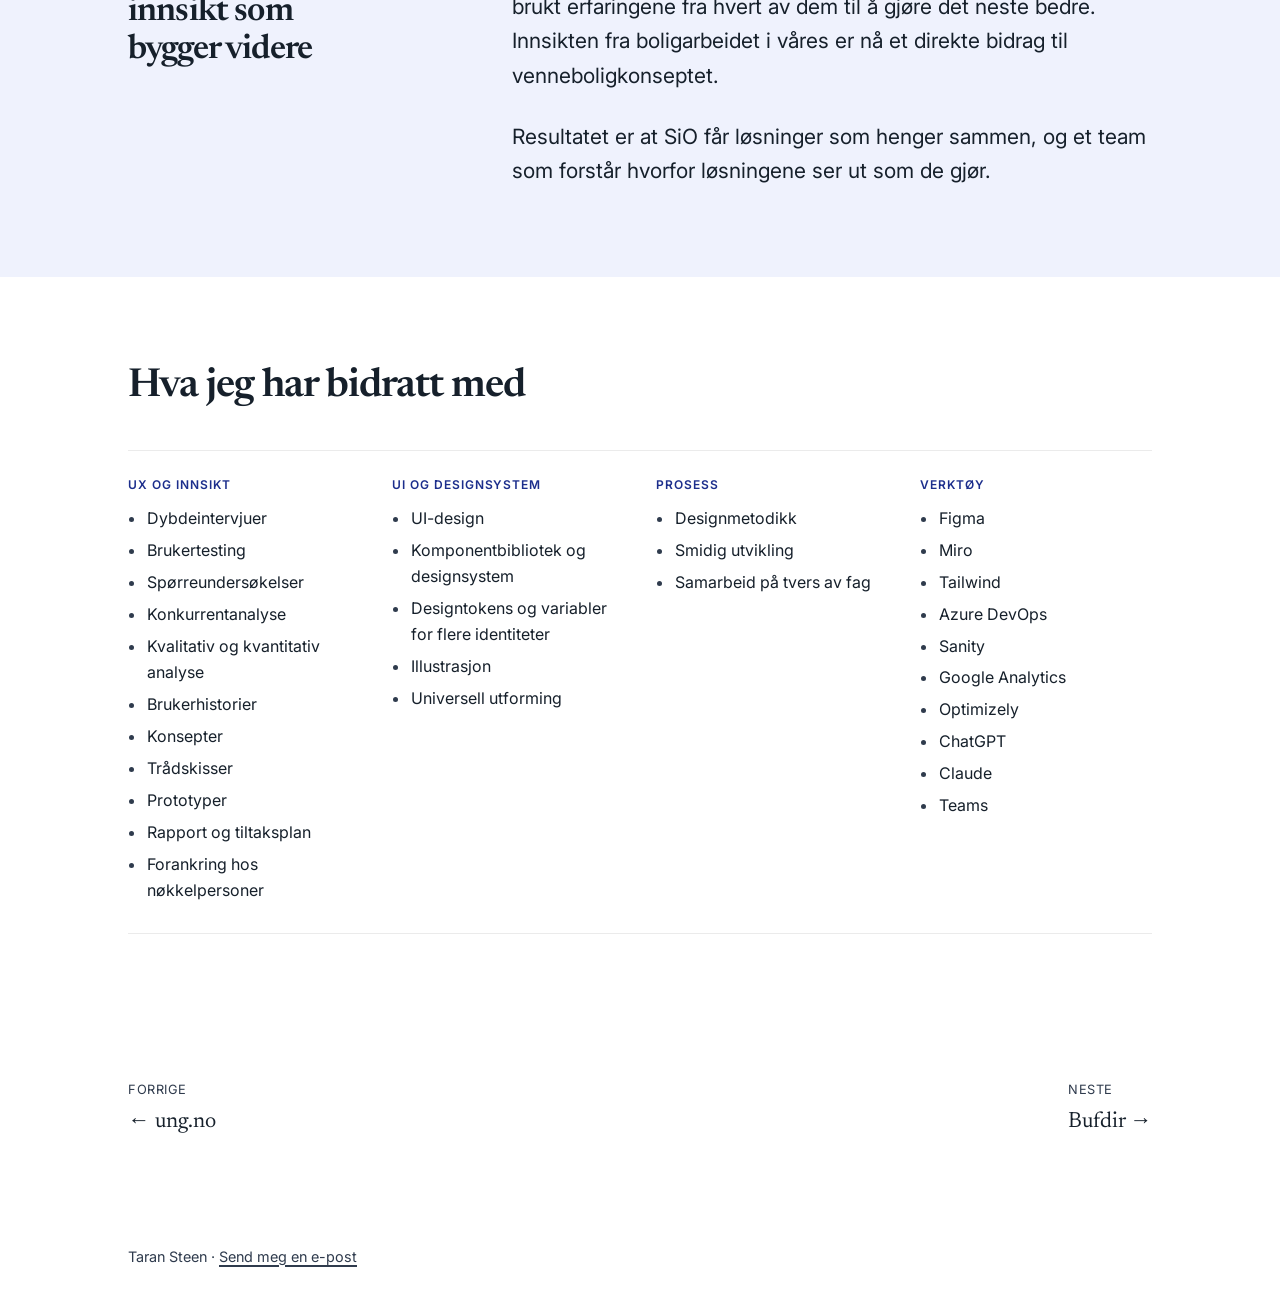
<file: arbeid-2.html>
<!doctype html>
<html lang="nb">
<head>
  <meta charset="utf-8">
  <meta name="viewport" content="width=device-width, initial-scale=1">
  <title>SiO – Taran Steen</title>
  <meta name="description" content="Case: digitale tjenester for studentene i Oslo hos Studentsamskipnaden i Oslo (SiO). Lead produktdesigner (UX/UI), januar 2025 – i dag.">
  <link rel="preconnect" href="https://fonts.googleapis.com">
  <link rel="preconnect" href="https://fonts.gstatic.com" crossorigin>
  <link href="https://fonts.googleapis.com/css2?family=Inter:wght@400;500;600&family=Newsreader:opsz,wght@6..72,400;6..72,500;6..72,600&display=swap" rel="stylesheet">
  <link rel="stylesheet" href="style.css">
  <script src="script.js"></script>
</head>
<body>
  <a class="skip-link" href="#main">Hopp til innhold</a>

  <header class="site-header">
    <div class="wrap">
      <a class="brand" href="index.html">Taran Steen</a>
      <nav class="nav" aria-label="Hovedmeny">
        <ul>
          <li><a href="index.html">Forsiden</a></li>
          <li><a href="arbeid-4.html">Bufdir</a></li>
          <li><a href="arbeid-1.html">ung.no</a></li>
          <li><a href="arbeid-2.html" aria-current="page">SiO</a></li>
        </ul>
      </nav>
    </div>
  </header>

  <main id="main">

    <section class="case-hero wrap">
      <p class="eyebrow">Case 03</p>
      <h1>SiO – Digitale tjenester for studentene i Oslo</h1>
      <p class="lead">Siden januar 2025 har jeg hatt flere oppdrag for Studentsamskipnaden i Oslo (SiO). Jeg har jobbet i det faste webteamet i smidige utviklingsprosesser, med en felles SaaS-løsning for studentforeninger i hele Norge, og med innsikt og konseptutvikling for SiO Bolig.</p>

      <dl class="facts">
        <div><dt>Kunde</dt><dd>Studentsamskipnaden i Oslo (SiO)</dd></div>
        <div><dt>Min rolle</dt><dd>Lead produktdesigner (UX/UI)</dd></div>
        <div><dt>Team</dt><dd>Utviklere, produkteiere, kundeservice, redaktører og kommunikasjonsavdelingen</dd></div>
        <div><dt>Når</dt><dd>januar 2025 – i dag</dd></div>
      </dl>
    </section>

    <div class="wrap">
      <figure class="band" style="margin-top:0">
        <img src="images/sio-hero.jpg" width="2200" height="1097" alt="Collage for SiO: det oransje S-merket på rød og rosa flater, smilende studenter i bygate, en rød teglsteinsbygning med SiO-logo og en student som lener seg ut av et vindu">
      </figure>
    </div>

    <section class="section wrap" aria-label="Rollen min">
      <!-- Bilde (valgfritt): legg filen i images/ og fjern kommentartegnene
      <figure class="band" style="margin-top:0">
        <img src="images/FILNAVN.jpg" width="2200" height="1200" alt="Beskriv bildet" loading="lazy">
      </figure> -->
      <div class="two-col">
        <div class="side"></div>
        <div>
          <p>Som lead produktdesigner har jeg jobbet tett med utviklere, produkteiere, kundeservice, redaktører og kommunikasjonsavdelingen. Jeg har fått mennesker fra flere fagområder til å jobbe sammen om felles løsninger, og jeg har sørget for at studentene er med i prosessen.</p>
        </div>
      </div>
    </section>

    <section class="section wrap" aria-labelledby="siono">
      <div class="two-col">
        <div class="side"><h2 id="siono" class="h-long">Trening og foreninger for studentene</h2></div>
        <div>
          <p>I webteamet til SiO hadde jeg designansvaret for flere av de digitale tjenestene til studentene. Jeg gjorde innsikt innenfor ulike fagområder og gjorde funnene om til konkrete løsninger. For treningstilbudet laget jeg konseptuelle trådskisser basert på gamifiseringsmekanikker, for å gjøre det mer motiverende å trene. Jeg tok også initiativ til et tettere samarbeid mellom utvikling, kommunikasjonsavdelingen og de andre designerne i SiO.</p>
        </div>
      </div>

      <figure class="band still">
        <img src="images/sio-trening.jpg" width="2200" height="1097" alt="Treningstilbudet til SiO Athletica: en person som trener med strikk, et ikon av en svømmer, mobilskjerm med medlemsfordeler og knappen «Kjøp PT-timer», og to personer som gjør yoga" loading="lazy">
      </figure>
    </section>

    <section class="section wrap" aria-label="Foreninger">
      <div class="two-col">
        <div class="side"></div>
        <div>
          <p>SiO ville lage et felles produkt for flere studentforeninger i Norge. Jeg designet en ny skybasert SaaS-løsning med felles kodebase. Den har både innloggede og åpne sider, med publisering av innhold, foreningssider og arrangementer.</p>
          <p>Hver samskipnad har sin egen instans med eget innhold og egen visuell identitet. Det løste vi med designtokens i kode og variabler i Figma, med utgangspunkt i Tailwind-verdier. Komponentbiblioteket jeg laget måtte fungere for flere identiteter og kunne vokse over tid. Første versjon ble designet og utviklet på sju måneder, og løsningen er nå i drift.</p>
        </div>
      </div>
    </section>

    <section class="section wrap" aria-labelledby="bolig">
      <figure class="band" style="margin-top:0">
        <img src="images/sio-bolig-hero.jpg" width="2200" height="1190" alt="Til venstre: to studenter ved en bærbar PC. Til høyre: SiOs boligside på mobil, med en annonse for en romslig, umøblert hybel med eget bad i Nydalen Studentby" loading="lazy">
      </figure>
      <div class="two-col">
        <div class="side"><h2 id="bolig" class="h-long">Innsikt i hele boligreisen</h2></div>
        <div>
          <p>SiO Bolig har 8&nbsp;900 boenheter fordelt på 24 studentbyer og <span style="white-space:nowrap">-hus</span> i Oslo og Akershus. De ville styrke posisjonen sin i markedet ved å gjøre opplevelsen bedre for studentene gjennom hele boligreisen. Jeg ledet innsiktsarbeidet fra start til slutt, i tett samarbeid med produkteieren.</p>
          <p>Arbeidet besto av dybdeintervjuer med ansatte og studenter, brukertesting av søkeskjemaet og støtteinnholdet, en spørreundersøkelse og en konkurrentanalyse. Det endte i en rapport og en tiltaksplan, som nå er grunnlaget for videre utvikling av SiOs tilbud om studentboliger.</p>
          <blockquote class="quote">
            <p>«Det var fint å være så mye involvert, så jeg forstår metodikken bedre, der lærte jeg masse. Også forstår jeg også godt at det er mye jeg ikke kan, kanskje spesielt rundt det å tolke svarene kundene gir. Du er veldig dyktig og trygg.»</p>
            <footer>Produkteier, SiO Bolig</footer>
          </blockquote>
        </div>
      </div>

      <figure class="band still">
        <img src="images/sio-bolig.jpg" width="2200" height="760" alt="Skisser til SiO Bolig: fire mobilskjermer om sjanse for å få bolig før oppstart, ledige boliger, en melding fra et bofellesskap som ønsker seg sofa, og «Vi kjenner studentene våre», sammen med sitater fra studenter som «Hva betyr hybel?» og «Hva gir prisforskjell?»" loading="lazy">
      </figure>
    </section>

    <section class="section wrap" aria-labelledby="vennebolig">
      <div class="two-col">
        <div class="side"><h2 id="vennebolig" class="h-long">Pågående arbeid (nov. 2026)</h2></div>
        <div>
          <p>Innsikten fra boligarbeidet er utgangspunktet for neste steg. Sammen med en tjenestedesigner og det samme teamet undersøker jeg hvordan bokonseptet «vennebolig» kan brukes i SiOs nye studentboliger på Tøyen. Vi ser særlig på nye måter studentene kan søke og booke bolig på.</p>
          <p>Konseptet har vi utviklet sammen med kundeservice, redaktører, produkteier og studenter. Nå tester vi en prototype på studenter for å se hvordan de tar imot konseptet, før vi går videre.</p>
        </div>
      </div>

      <figure class="band still">
        <img src="images/vennebolig-toyen.jpg" width="2200" height="1097" alt="Collage fra arbeidet med vennebolig: en arbeidsvegg med post-it-lapper og en kanelbolle, en workshop der en deltaker skisserer ved en glassvegg, skisse av chatten «Tøyen-papegøyen» med forslag til kollektiver, og skisse av startsiden «Finn vennebolig på Tøyen» med en papegøye" loading="lazy">
      </figure>
    </section>

    <section class="section section--tint" aria-labelledby="rod-trad">
      <div class="wrap">
        <div class="two-col">
          <div class="side"><h2 id="rod-trad" class="h-long">Den røde tråden: innsikt som bygger videre</h2></div>
          <div>
            <p>Jeg har ikke sett på oppdragene som separate leveranser. Jeg har brukt erfaringene fra hvert av dem til å gjøre det neste bedre. Innsikten fra boligarbeidet i våres er nå et direkte bidrag til venneboligkonseptet.</p>
            <p>Resultatet er at SiO får løsninger som henger sammen, og et team som forstår hvorfor løsningene ser ut som de gjør.</p>
          </div>
        </div>
      </div>
    </section>

    <section class="section wrap" aria-labelledby="bidrag">
      <h2 id="bidrag">Hva jeg har bidratt med</h2>
      <dl class="facts facts--text">
        <div>
          <dt>UX og innsikt</dt>
          <dd>
            <ul>
            <li>Dybdeintervjuer</li>
            <li>Brukertesting</li>
            <li>Spørreundersøkelser</li>
            <li>Konkurrentanalyse</li>
            <li>Kvalitativ og kvantitativ analyse</li>
            <li>Brukerhistorier</li>
            <li>Konsepter</li>
            <li>Trådskisser</li>
            <li>Prototyper</li>
            <li>Rapport og tiltaksplan</li>
            <li>Forankring hos nøkkelpersoner</li>
            </ul>
          </dd>
        </div>
        <div>
          <dt>UI og designsystem</dt>
          <dd>
            <ul>
            <li>UI-design</li>
            <li>Komponentbibliotek og designsystem</li>
            <li>Designtokens og variabler for flere identiteter</li>
            <li>Illustrasjon</li>
            <li>Universell utforming</li>
            </ul>
          </dd>
        </div>
        <div>
          <dt>Prosess</dt>
          <dd>
            <ul>
            <li>Designmetodikk</li>
            <li>Smidig utvikling</li>
            <li>Samarbeid på tvers av fag</li>
            </ul>
          </dd>
        </div>
        <div>
          <dt>Verktøy</dt>
          <dd>
            <ul>
            <li>Figma</li>
            <li>Miro</li>
            <li>Tailwind</li>
            <li>Azure DevOps</li>
            <li>Sanity</li>
            <li>Google Analytics</li>
            <li>Optimizely</li>
            <li>ChatGPT</li>
            <li>Claude</li>
            <li>Teams</li>
            </ul>
          </dd>
        </div>
      </dl>
    </section>

    <nav class="pager wrap" aria-label="Neste og forrige">
      <a href="arbeid-1.html"><small>Forrige</small>← ung.no</a>
      <a href="arbeid-4.html"><small>Neste</small>Bufdir →</a>
    </nav>
  </main>

  <footer class="site-footer">
    <div class="wrap">
      <p style="margin:0">Taran Steen · <a href="#" data-mail-u="taransteen" data-mail-d="gmail.com">Send meg en e-post</a></p>
    </div>
  </footer>
</body>
</html>
</file>
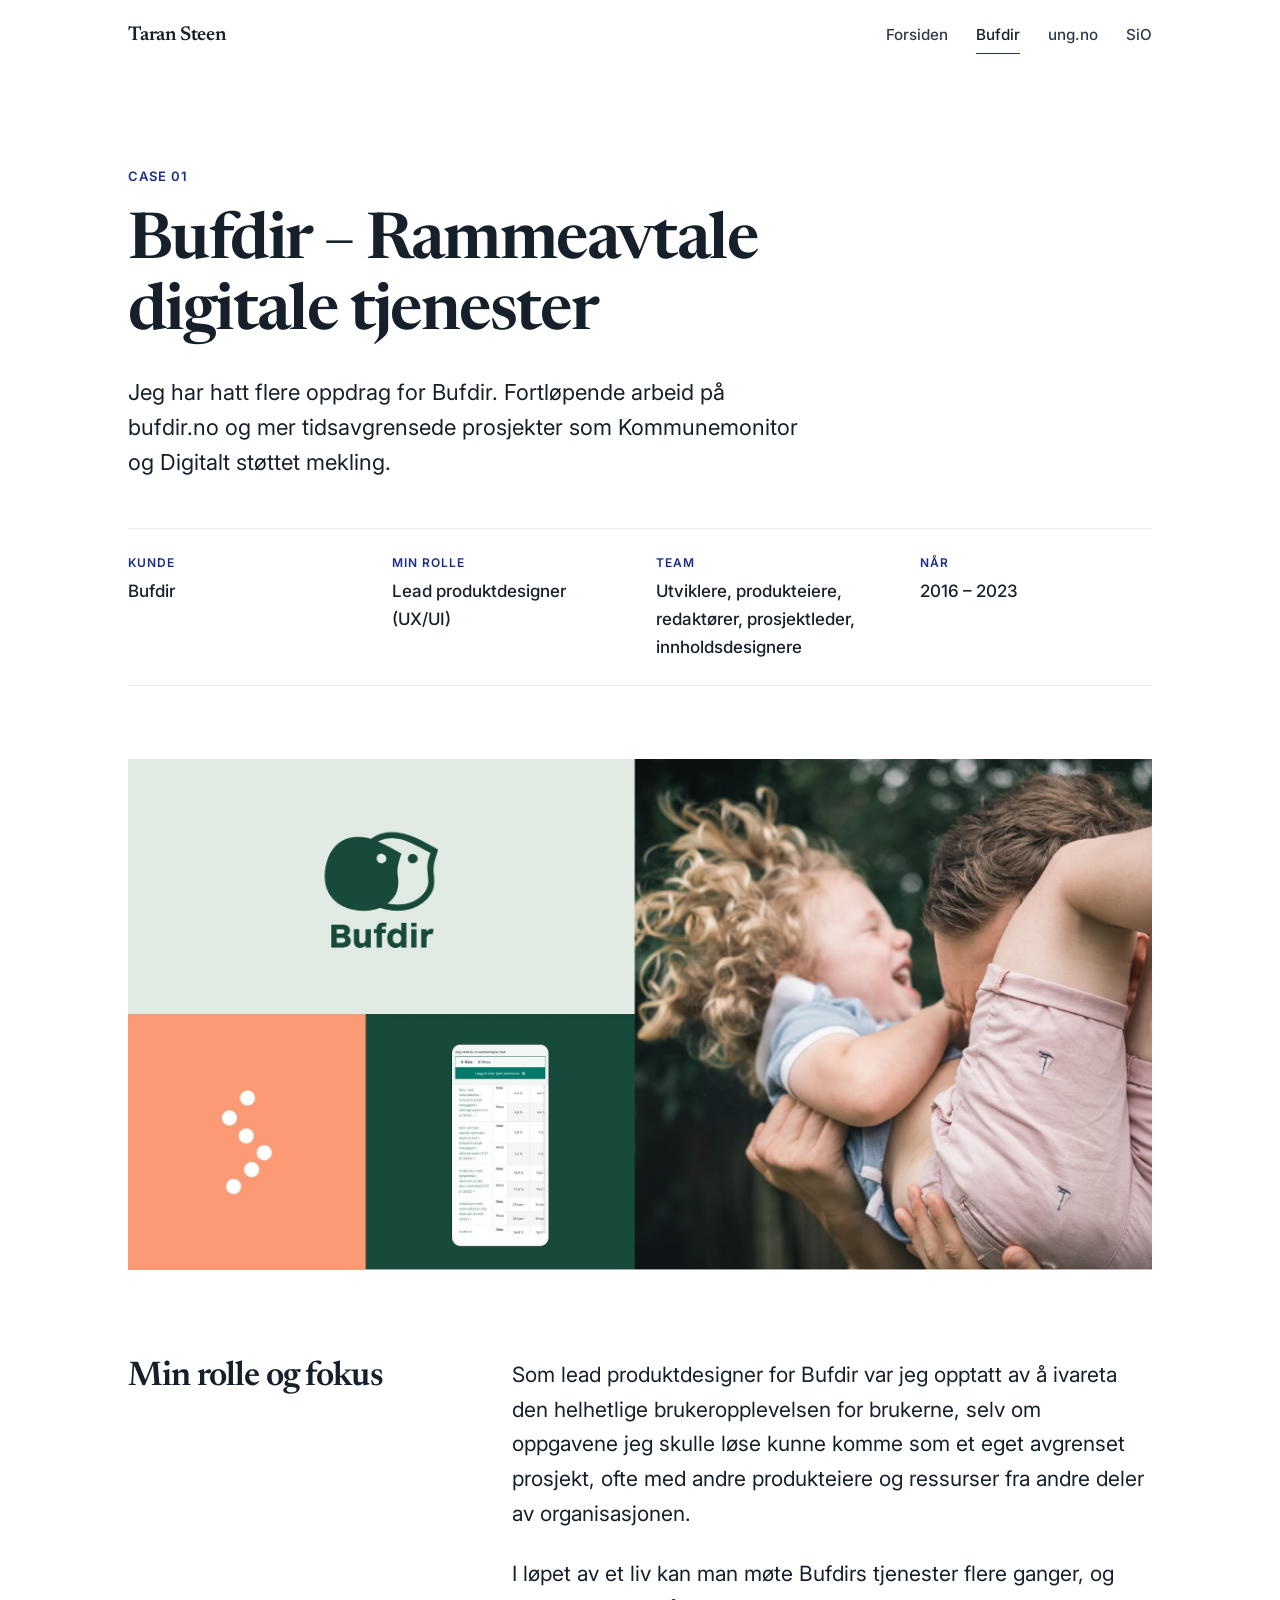
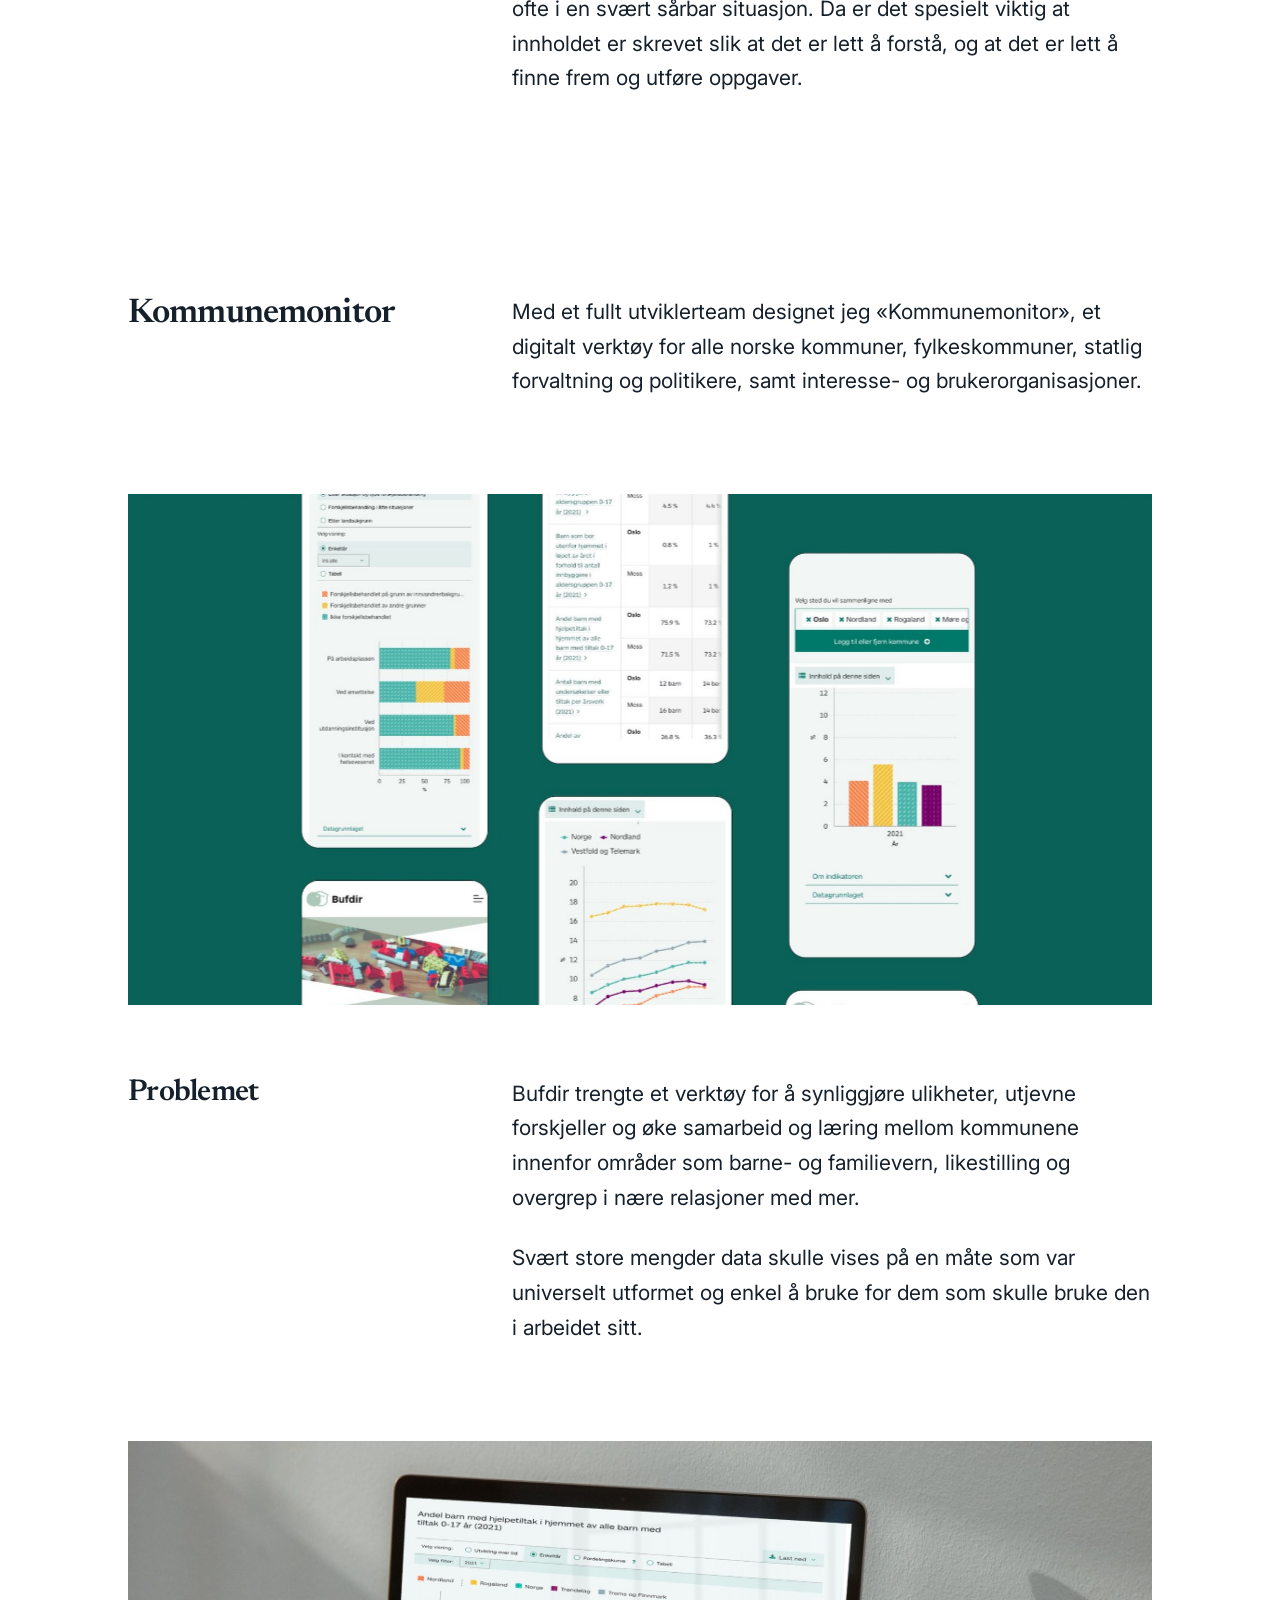
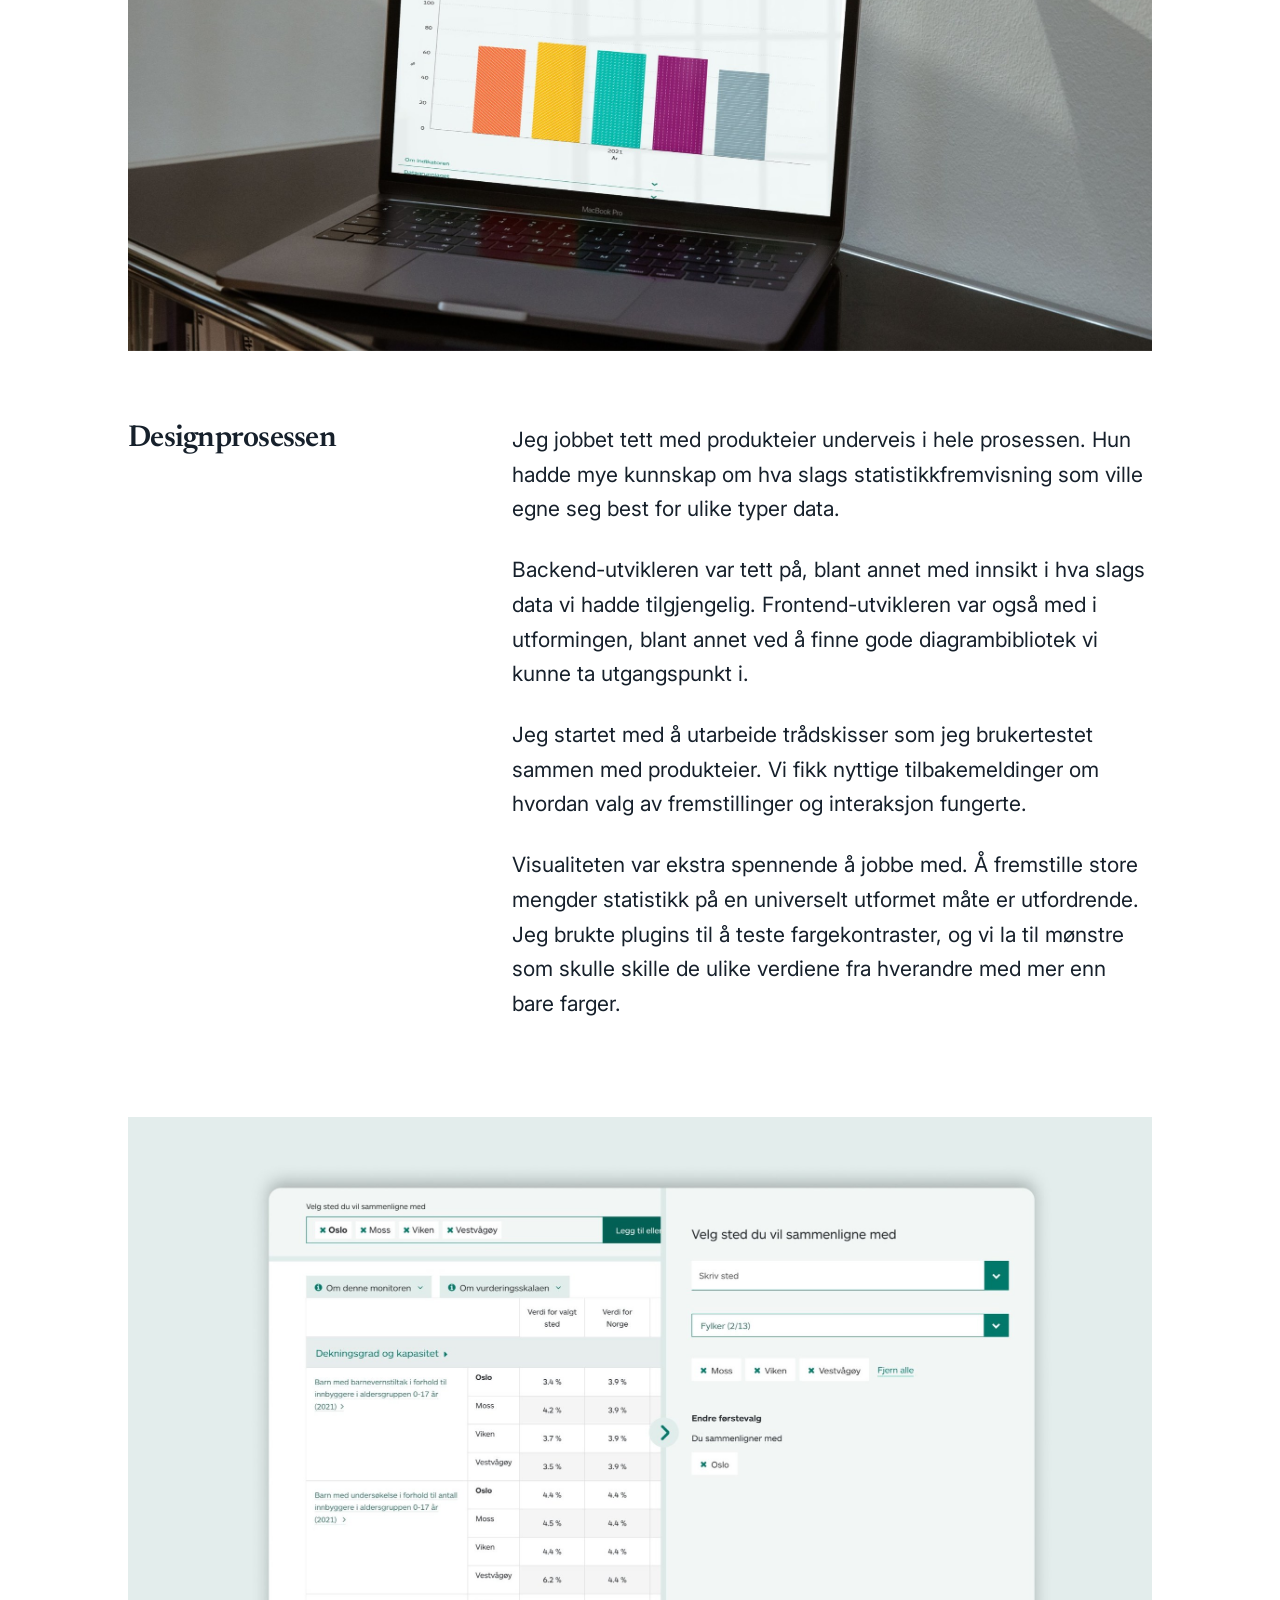
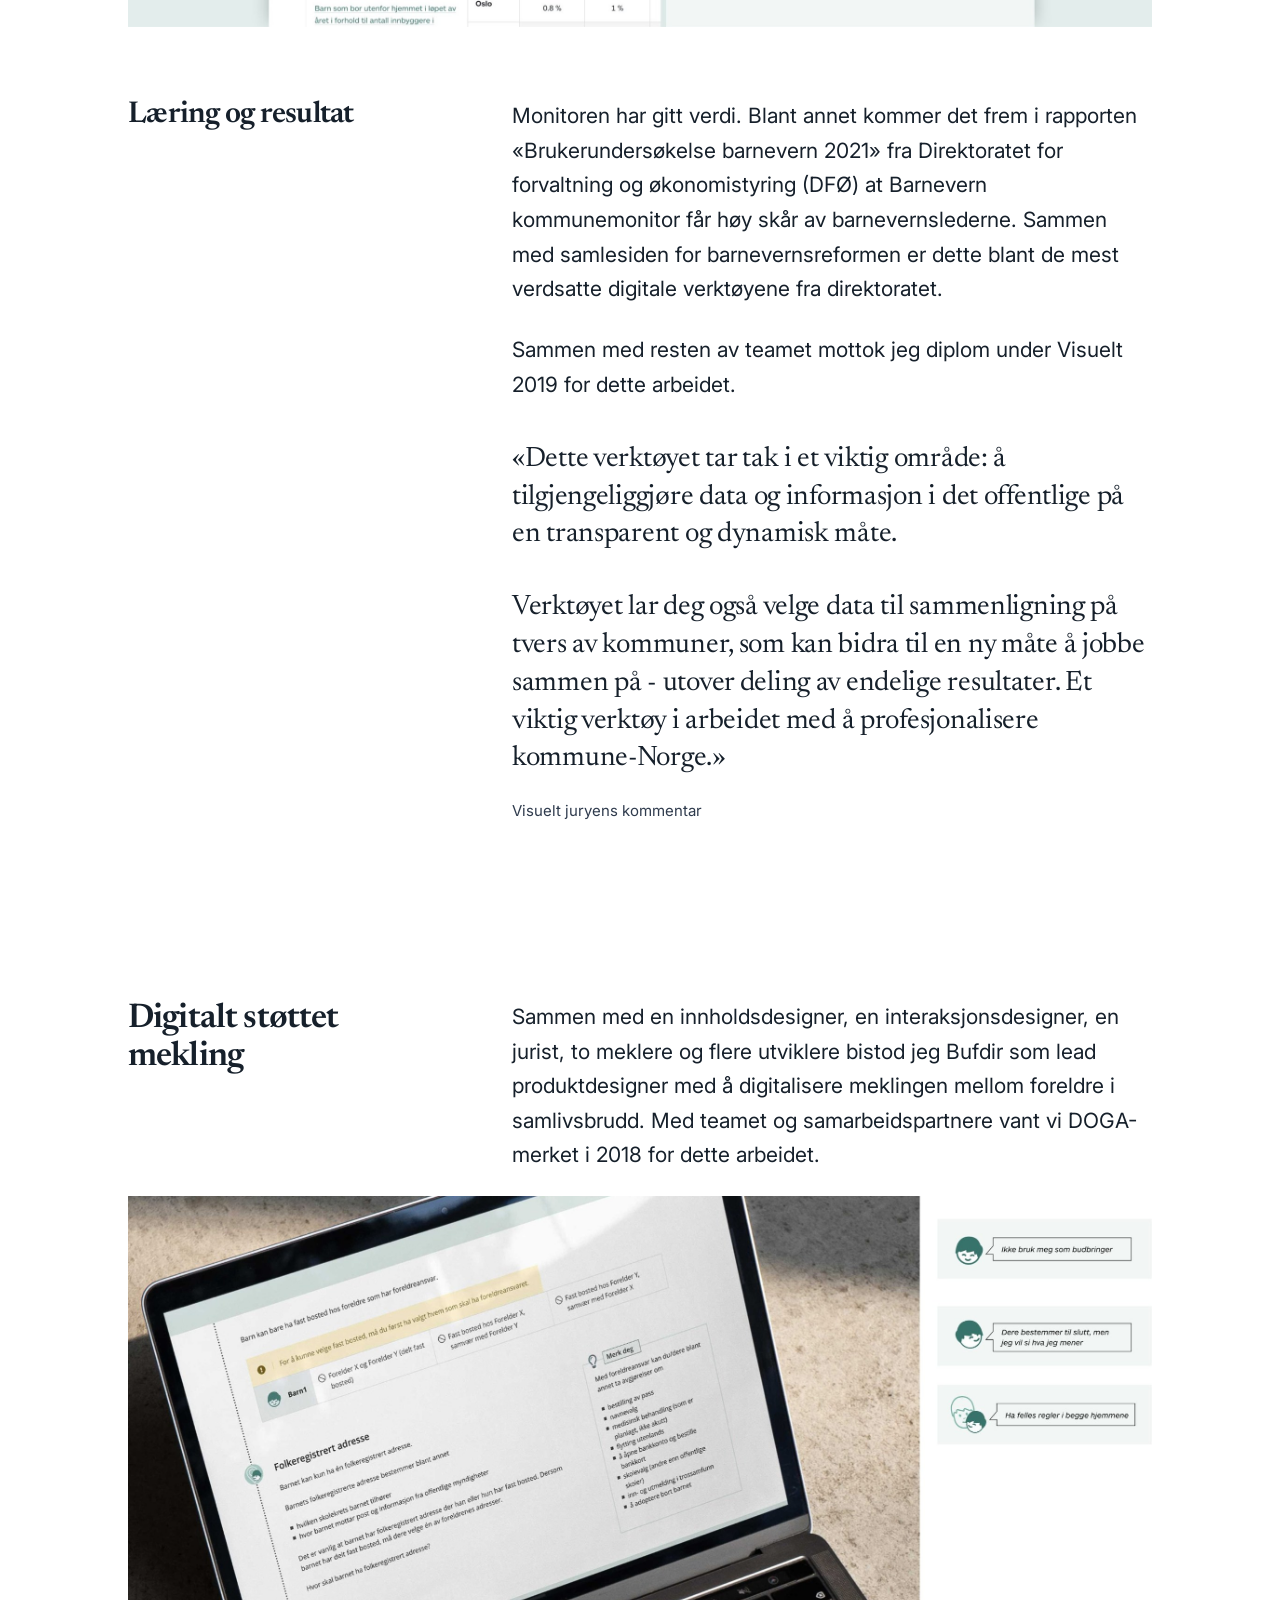
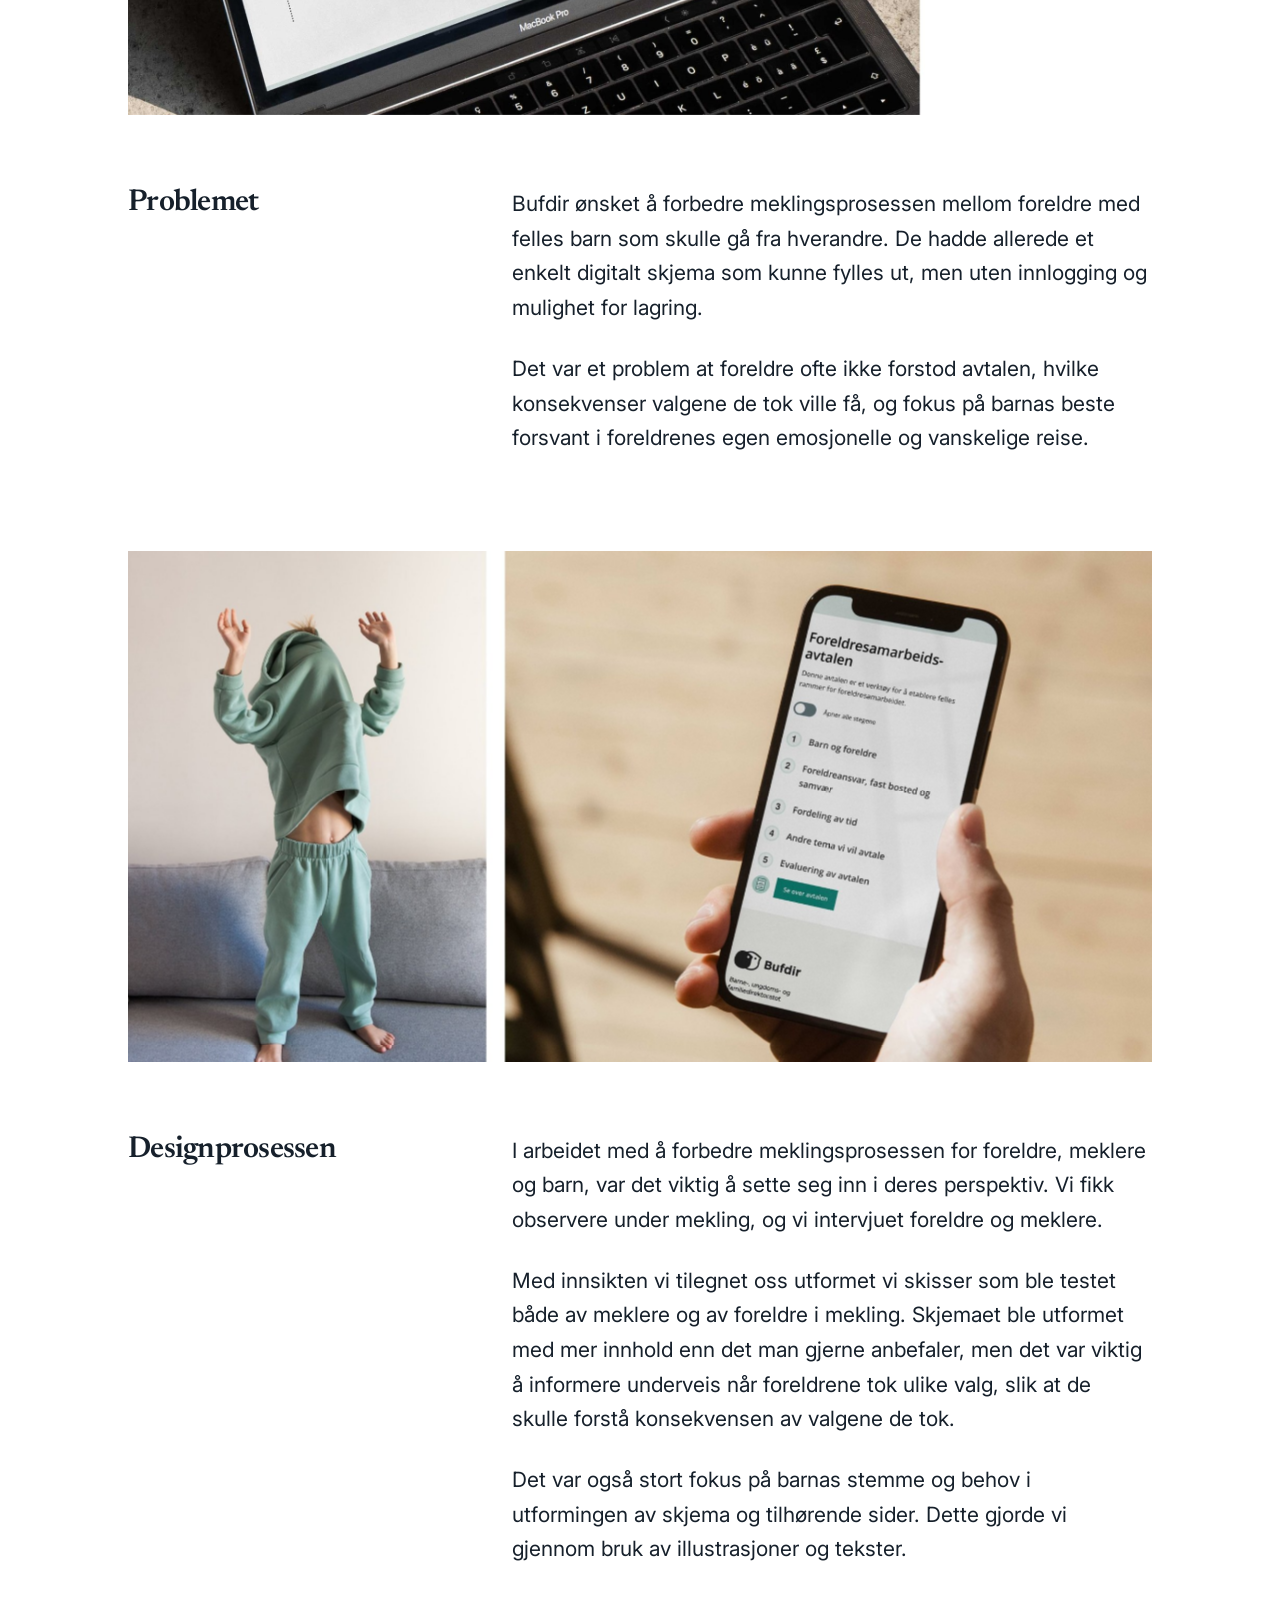
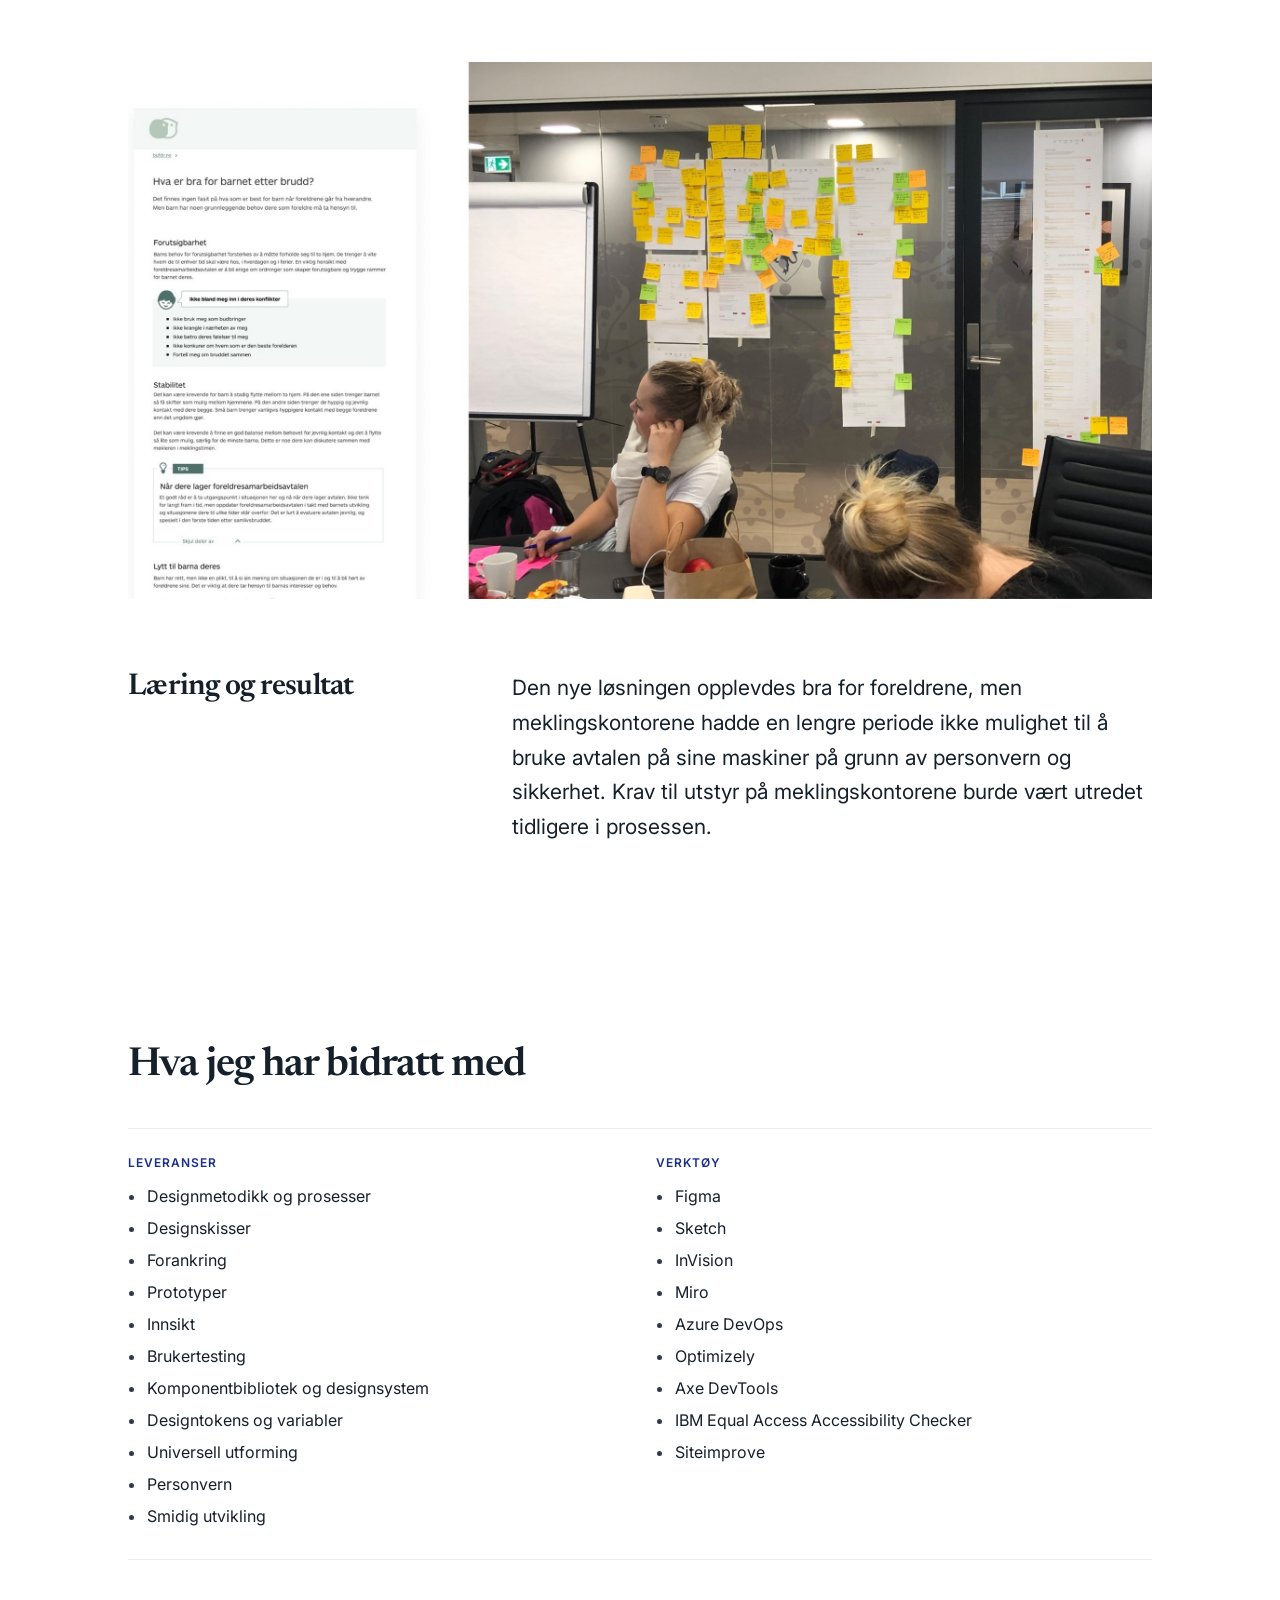
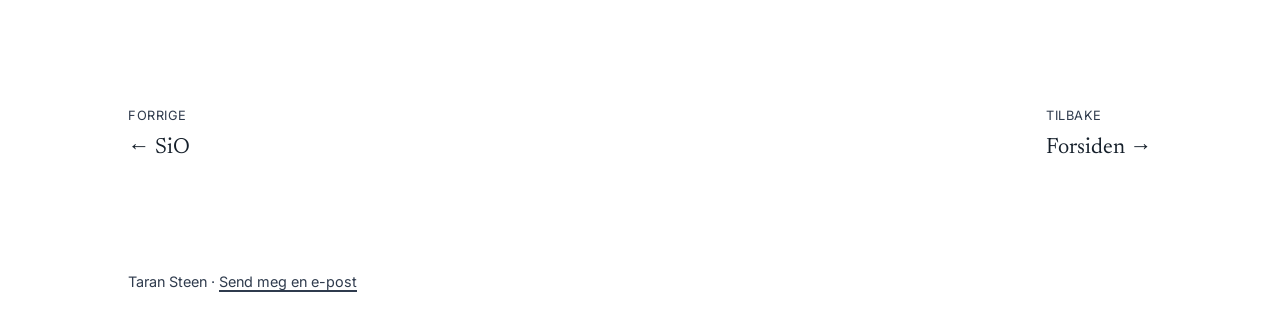
<file: arbeid-4.html>
<!doctype html>
<html lang="nb">
<head>
  <meta charset="utf-8">
  <meta name="viewport" content="width=device-width, initial-scale=1">
  <title>Bufdir – Taran Steen</title>
  <meta name="description" content="Case: oppdrag for Bufdir – bufdir.no, Kommunemonitor, digitalt støttet mekling og ung.no/DigiUng. Lead produktdesigner (UX/UI).">
  <link rel="preconnect" href="https://fonts.googleapis.com">
  <link rel="preconnect" href="https://fonts.gstatic.com" crossorigin>
  <link href="https://fonts.googleapis.com/css2?family=Inter:wght@400;500;600&family=Newsreader:opsz,wght@6..72,400;6..72,500;6..72,600&display=swap" rel="stylesheet">
  <link rel="stylesheet" href="style.css">
  <script src="script.js"></script>
</head>
<body>
  <a class="skip-link" href="#main">Hopp til innhold</a>

  <header class="site-header">
    <div class="wrap">
      <a class="brand" href="index.html">Taran Steen</a>
      <nav class="nav" aria-label="Hovedmeny">
        <ul>
          <li><a href="index.html">Forsiden</a></li>
          <li><a href="arbeid-4.html" aria-current="page">Bufdir</a></li>
          <li><a href="arbeid-1.html">ung.no</a></li>
          <li><a href="arbeid-2.html">SiO</a></li>
        </ul>
      </nav>
    </div>
  </header>

  <main id="main">

    <section class="case-hero wrap">
      <p class="eyebrow">Case 01</p>
      <h1>Bufdir – Rammeavtale digitale tjenester</h1>
      <p class="lead">Jeg har hatt flere oppdrag for Bufdir. Fortløpende arbeid på bufdir.no og mer tidsavgrensede prosjekter som Kommunemonitor og Digitalt støttet mekling.</p>

      <dl class="facts">
        <div><dt>Kunde</dt><dd>Bufdir</dd></div>
        <div><dt>Min rolle</dt><dd>Lead produktdesigner (UX/UI)</dd></div>
        <div><dt>Team</dt><dd>Utviklere, produkteiere, redaktører, prosjektleder, innholdsdesignere</dd></div>
        <div><dt>Når</dt><dd>2016 – 2023</dd></div>
      </dl>
    </section>

    <div class="wrap">
      <figure class="band still" style="margin-top:0">
        <img src="images/bufdir-main.jpg" width="2200" height="1097" alt="Collage for Bufdir: logoen på lysegrønn flate, hvite prikker på en oransje flate, en mobilskjerm med kommunesammenligning på mørkegrønn bakgrunn, og en far som løfter et leende barn" loading="lazy">
      </figure>
    </div>

    <section class="section wrap" aria-labelledby="rammeavtale">
      <div class="two-col">
        <div class="side"><h2 id="rammeavtale" class="h-long">Min rolle og fokus</h2></div>
        <div>
          <p>Som lead produktdesigner for Bufdir var jeg opptatt av å ivareta den helhetlige brukeropplevelsen for brukerne, selv om oppgavene jeg skulle løse kunne komme som et eget avgrenset prosjekt, ofte med andre produkteiere og ressurser fra andre deler av organisasjonen.</p>
          <p>I løpet av et liv kan man møte Bufdirs tjenester flere ganger, og ofte i en svært sårbar situasjon. Da er det spesielt viktig at innholdet er skrevet slik at det er lett å forstå, og at det er lett å finne frem og utføre oppgaver.</p>
        </div>
      </div>
    </section>

    <section class="section wrap" aria-labelledby="kommunemonitor">
      <div class="two-col">
        <div class="side"><h2 id="kommunemonitor" class="h-long">Kommunemonitor</h2></div>
        <div>
          <p>Med et fullt utviklerteam designet jeg «Kommunemonitor», et digitalt verktøy for alle norske kommuner, fylkeskommuner, statlig forvaltning og politikere, samt interesse- og brukerorganisasjoner.</p>
        </div>
      </div>
      <figure class="band">
        <img src="images/kommunemonitor-1.jpg" width="2200" height="1097" alt="Kommunemonitor på mobil: filtrering, søylediagram og linjediagram på mørkegrønn bakgrunn, og Bufdirs side «Statistikk og analyse»" loading="lazy">
      </figure>
      <div class="two-col">
        <div class="side"><h3>Problemet</h3></div>
        <div>
          <p>Bufdir trengte et verktøy for å synliggjøre ulikheter, utjevne forskjeller og øke samarbeid og læring mellom kommunene innenfor områder som barne- og familievern, likestilling og overgrep i nære relasjoner med mer.</p>
          <p>Svært store mengder data skulle vises på en måte som var universelt utformet og enkel å bruke for dem som skulle bruke den i arbeidet sitt.</p>
        </div>
      </div>
      <figure class="band still">
        <img src="images/kommunemonitor-4.jpg" width="2200" height="1097" alt="Kommunemonitor på en bærbar PC: søylediagram over andel barn med hjelpetiltak i hjemmet, med filter og fargede, mønstrede søyler for Nordland, Rogaland, Norge, Trøndelag og Troms og Finnmark" loading="lazy">
      </figure>
      <div class="two-col">
        <div class="side"><h3>Designprosessen</h3></div>
        <div>
          <p>Jeg jobbet tett med produkteier underveis i hele prosessen. Hun hadde mye kunnskap om hva slags statistikkfremvisning som ville egne seg best for ulike typer data.</p>
          <p>Backend-utvikleren var tett på, blant annet med innsikt i hva slags data vi hadde tilgjengelig. Frontend-utvikleren var også med i utformingen, blant annet ved å finne gode diagrambibliotek vi kunne ta utgangspunkt i.</p>
          <p>Jeg startet med å utarbeide trådskisser som jeg brukertestet sammen med produkteier. Vi fikk nyttige tilbakemeldinger om hvordan valg av fremstillinger og interaksjon fungerte.</p>
          <p>Visualiteten var ekstra spennende å jobbe med. Å fremstille store mengder statistikk på en universelt utformet måte er utfordrende. Jeg brukte plugins til å teste fargekontraster, og vi la til mønstre som skulle skille de ulike verdiene fra hverandre med mer enn bare farger.</p>
        </div>
      </div>
      <figure class="band still">
        <img src="images/kommunemonitor-2.jpg" width="2200" height="1097" alt="Kommunemonitor på stor skjerm, med tabell og panelet «Velg sted du vil sammenligne med»" loading="lazy">
      </figure>
      <div class="two-col">
        <div class="side"><h3>Læring og resultat</h3></div>
        <div>
          <p>Monitoren har gitt verdi. Blant annet kommer det frem i rapporten «Brukerundersøkelse barnevern 2021» fra Direktoratet for forvaltning og økonomistyring (DFØ) at Barnevern kommunemonitor får høy skår av barnevernslederne. Sammen med samlesiden for barnevernsreformen er dette blant de mest verdsatte digitale verktøyene fra direktoratet.</p>
          <p>Sammen med resten av teamet mottok jeg diplom under Visuelt 2019 for dette arbeidet.</p>
          <blockquote class="quote">
            <p>«Dette verktøyet tar tak i et viktig område: å tilgjengeliggjøre data og informasjon i det offentlige på en transparent og dynamisk måte.</p>
            <p>Verktøyet lar deg også velge data til sammenligning på tvers av kommuner, som kan bidra til en ny måte å jobbe sammen på - utover deling av endelige resultater. Et viktig verktøy i arbeidet med å profesjonalisere kommune-Norge.»</p>
            <footer>Visuelt juryens kommentar</footer>
          </blockquote>
        </div>
      </div>
    </section>

    <section class="section wrap" aria-labelledby="mekling">
      <div class="two-col">
        <div class="side"><h2 id="mekling" class="h-long">Digitalt støttet mekling</h2></div>
        <div>
          <p>Sammen med en innholdsdesigner, en interaksjonsdesigner, en jurist, to meklere og flere utviklere bistod jeg Bufdir som lead produktdesigner med å digitalisere meklingen mellom foreldre i samlivsbrudd. Med teamet og samarbeidspartnere vant vi DOGA-merket i 2018 for dette arbeidet.</p>
        </div>
      </div>
      <figure class="band still" style="margin-top:0">
        <img src="images/mekling-1.jpg" width="2200" height="1115" alt="Foreldresamarbeidsavtalen på laptop, ved siden av tre utsagn fra barn, som «Ikke bruk meg som budbringer»" loading="lazy">
      </figure>
      <div class="two-col">
        <div class="side"><h3>Problemet</h3></div>
        <div>
          <p>Bufdir ønsket å forbedre meklingsprosessen mellom foreldre med felles barn som skulle gå fra hverandre. De hadde allerede et enkelt digitalt skjema som kunne fylles ut, men uten innlogging og mulighet for lagring.</p>
          <p>Det var et problem at foreldre ofte ikke forstod avtalen, hvilke konsekvenser valgene de tok ville få, og fokus på barnas beste forsvant i foreldrenes egen emosjonelle og vanskelige reise.</p>
        </div>
      </div>
      <figure class="band">
        <img src="images/mekling-2.jpg" width="2200" height="1097" alt="Et barn med genser over hodet som danser på en sofa, ved siden av en mobil som viser Foreldresamarbeidsavtalen med fem steg" loading="lazy">
      </figure>
      <div class="two-col">
        <div class="side"><h3>Designprosessen</h3></div>
        <div>
          <p>I arbeidet med å forbedre meklingsprosessen for foreldre, meklere og barn, var det viktig å sette seg inn i deres perspektiv. Vi fikk observere under mekling, og vi intervjuet foreldre og meklere.</p>
          <p>Med innsikten vi tilegnet oss utformet vi skisser som ble testet både av meklere og av foreldre i mekling. Skjemaet ble utformet med mer innhold enn det man gjerne anbefaler, men det var viktig å informere underveis når foreldrene tok ulike valg, slik at de skulle forstå konsekvensen av valgene de tok.</p>
          <p>Det var også stort fokus på barnas stemme og behov i utformingen av skjema og tilhørende sider. Dette gjorde vi gjennom bruk av illustrasjoner og tekster.</p>
        </div>
      </div>
      <figure class="band still">
        <img src="images/mekling-3.jpg" width="2200" height="1154" alt="Siden «Hva er bra for barnet etter brudd?» på bufdir.no, ved siden av en workshop med gule og grønne post-it-lapper på en glassvegg" loading="lazy">
      </figure>
      <div class="two-col">
        <div class="side"><h3>Læring og resultat</h3></div>
        <div>
          <p>Den nye løsningen opplevdes bra for foreldrene, men meklingskontorene hadde en lengre periode ikke mulighet til å bruke avtalen på sine maskiner på grunn av personvern og sikkerhet. Krav til utstyr på meklingskontorene burde vært utredet tidligere i prosessen.</p>
        </div>
      </div>
    </section>

    <section class="section wrap" aria-labelledby="bidrag">
      <h2 id="bidrag">Hva jeg har bidratt med</h2>
      <dl class="facts facts--text">
        <div>
          <dt>Leveranser</dt>
          <dd>
            <ul>
            <li>Designmetodikk og prosesser</li>
            <li>Designskisser</li>
            <li>Forankring</li>
            <li>Prototyper</li>
            <li>Innsikt</li>
            <li>Brukertesting</li>
            <li>Komponentbibliotek og designsystem</li>
            <li>Designtokens og variabler</li>
            <li>Universell utforming</li>
            <li>Personvern</li>
            <li>Smidig utvikling</li>
            </ul>
          </dd>
        </div>
        <div>
          <dt>Verktøy</dt>
          <dd>
            <ul>
            <li>Figma</li>
            <li>Sketch</li>
            <li>InVision</li>
            <li>Miro</li>
            <li>Azure DevOps</li>
            <li>Optimizely</li>
            <li>Axe DevTools</li>
            <li>IBM Equal Access Accessibility Checker</li>
            <li>Siteimprove</li>
            </ul>
          </dd>
        </div>
      </dl>
    </section>

    <nav class="pager wrap" aria-label="Neste og forrige">
      <a href="arbeid-2.html"><small>Forrige</small>← SiO</a>
      <a href="index.html"><small>Tilbake</small>Forsiden →</a>
    </nav>
  </main>

  <footer class="site-footer">
    <div class="wrap">
      <p style="margin:0">Taran Steen · <a href="#" data-mail-u="taransteen" data-mail-d="gmail.com">Send meg en e-post</a></p>
    </div>
  </footer>
</body>
</html>
</file>
<file: style.css>
/* ==========================================================
   Portfolio – Taran Steen
   Minimalistisk, rolig og tillitsvekkende.
   ========================================================== */

:root {
  /* Farger */
  --bg: #FFFFFF;          /* hvit */
  --surface: #FFFFFF;     /* flate for bildebokser */
  --ink: #16202B;         /* dypt blåsvart tekst */
  --ink-soft: #2F3B4D;    /* sekundær tekst (kontrast > 7:1 på bg) */
  --line: #EBEBEB;        /* tynne linjer, nøytral grå */
  --accent: #1C2E8C;      /* dyp kobolt-blå, tydelig og profesjonell */
  --accent-ink: #FFFFFF;

  /* Typografi */
  --font-serif: "Newsreader", "Iowan Old Style", Georgia, serif;
  --font-sans: "Inter", system-ui, -apple-system, "Segoe UI", Roboto, sans-serif;

  /* Mål */
  --max: 1120px;
  --read: 680px;
  --gutter: clamp(20px, 5vw, 48px);
}

*, *::before, *::after { box-sizing: border-box; }

html { scroll-behavior: smooth; }

body {
  margin: 0;
  background: var(--bg);
  color: var(--ink);
  font-family: var(--font-sans);
  font-size: 1.0625rem;
  line-height: 1.65;
  -webkit-font-smoothing: antialiased;
}

img { max-width: 100%; display: block; }

a { color: inherit; }

:focus-visible {
  outline: 3px solid var(--accent);
  outline-offset: 3px;
  border-radius: 2px;
}

.skip-link {
  position: absolute;
  left: -999px;
  top: 8px;
  background: var(--ink);
  color: #fff;
  padding: 10px 16px;
  z-index: 100;
}
.skip-link:focus { left: 8px; }

.wrap {
  width: 100%;
  max-width: var(--max);
  margin-inline: auto;
  padding-inline: var(--gutter);
}

/* ---------- Åpen meny øverst ---------- */
.site-header {
  border-bottom: 1px solid var(--line);
  background: var(--bg);
  position: sticky;
  top: 0;
  z-index: 50;
}

.site-header .wrap {
  display: flex;
  align-items: center;
  justify-content: space-between;
  gap: 24px;
  flex-wrap: wrap;
  padding-block: 16px;
}

.brand {
  font-family: var(--font-serif);
  font-size: 1.25rem;
  font-weight: 500;
  text-decoration: none;
  letter-spacing: -0.01em;
}

.nav ul {
  list-style: none;
  margin: 0;
  padding: 0;
  display: flex;
  flex-wrap: wrap;
  gap: 4px 28px;
}

.nav a {
  display: inline-block;
  padding: 6px 0;
  font-size: 0.95rem;
  font-weight: 500;
  color: var(--ink-soft);
  text-decoration: none;
  border-bottom: 1px solid transparent;
}

.nav a:hover { color: var(--ink); }

.nav a[aria-current="page"] {
  color: var(--ink);
  border-bottom-color: var(--accent);
}

/* ---------- Typografi ---------- */
h1, h2, h3 {
  font-family: var(--font-serif);
  font-weight: 500;
  letter-spacing: -0.02em;
  line-height: 1.12;
  margin: 0;
  text-wrap: balance;
}

h1 { font-size: clamp(2.5rem, 6vw + 0.5rem, 4.75rem); }
h2 { font-size: clamp(1.75rem, 2.5vw + 0.75rem, 2.5rem); }
h3 { font-size: 1.375rem; }

.eyebrow {
  font-family: var(--font-sans);
  font-size: 0.8125rem;
  font-weight: 600;
  letter-spacing: 0.08em;
  text-transform: uppercase;
  color: var(--accent);
  margin: 0 0 20px;
}

.lead {
  font-size: clamp(1.1875rem, 1vw + 1rem, 1.4375rem);
  line-height: 1.55;
  color: var(--ink-soft);
  max-width: var(--read);
}

p { margin: 0 0 1.1em; max-width: var(--read); }

/* ---------- Forside ---------- */
.hero { padding-block: clamp(64px, 12vw, 144px) clamp(48px, 8vw, 96px); }
.hero h1 { max-width: 14ch; }
.hero h1 span { display: block; color: var(--accent); }

.about {
  border-top: 1px solid var(--line);
  padding-block: clamp(48px, 8vw, 96px);
  display: grid;
  gap: 24px 64px;
  grid-template-columns: 1fr;
}
@media (min-width: 800px) {
  .about { grid-template-columns: 1fr 2fr; }
}

.work-list {
  border-top: 1px solid var(--line);
  padding-block: clamp(48px, 8vw, 96px);
}
.work-list h2 { margin-bottom: 32px; }
.work-list ul { list-style: none; margin: 0; padding: 0; }
.work-list li { border-top: 1px solid var(--line); }
.work-list li:last-child { border-bottom: 1px solid var(--line); }
.work-list a {
  display: grid;
  grid-template-columns: 3rem 1fr auto;
  gap: 16px;
  align-items: baseline;
  padding: 22px 0;
  text-decoration: none;
}
.work-list a:hover .title { color: var(--accent); }
.work-list .num { color: var(--ink-soft); font-size: 0.9rem; font-variant-numeric: tabular-nums; }
.work-list .title { font-family: var(--font-serif); font-size: 1.5rem; letter-spacing: -0.01em; }
.work-list .meta { color: var(--ink-soft); font-size: 0.9rem; }
@media (max-width: 600px) {
  .work-list a { grid-template-columns: 2.5rem 1fr; }
  .work-list .meta { grid-column: 2; }
}

/* ---------- Case-side ---------- */
.case-hero { padding-block: clamp(48px, 8vw, 96px) clamp(32px, 5vw, 56px); }
.case-hero h1 { font-size: clamp(2.25rem, 5vw + 0.5rem, 4rem); max-width: 18ch; margin-bottom: 24px; }

.facts {
  display: grid;
  grid-template-columns: repeat(auto-fit, minmax(180px, 1fr));
  gap: 24px 32px;
  border-top: 1px solid var(--line);
  border-bottom: 1px solid var(--line);
  padding-block: 24px;
  margin-top: 48px;
}
.facts dt {
  font-size: 0.75rem;
  font-weight: 600;
  letter-spacing: 0.08em;
  text-transform: uppercase;
  color: var(--ink-soft);
  margin-bottom: 4px;
}
.facts dd { margin: 0; font-weight: 500; }

.section { padding-block: clamp(40px, 7vw, 88px); }
.section + .section { border-top: 1px solid var(--line); }

.two-col {
  display: grid;
  gap: 24px 64px;
  grid-template-columns: 1fr;
}
@media (min-width: 800px) {
  .two-col { grid-template-columns: 1fr 2fr; }
}

.goal {
  background: var(--accent);
  color: var(--accent-ink);
  padding: clamp(28px, 5vw, 56px);
  margin-block: 0;
}
.goal .eyebrow { color: rgba(255,255,255,.75); margin-bottom: 12px; }
.goal p { font-family: var(--font-serif); font-size: clamp(1.5rem, 2vw + 1rem, 2.25rem); line-height: 1.2; letter-spacing: -0.015em; margin: 0; max-width: 22ch; }

.goals { display: grid; gap: 16px; grid-template-columns: 1fr; }
@media (min-width: 800px) { .goals { grid-template-columns: 1fr 1fr; } }

/* Bildeplasser. Legg bildene i /images, ellers vises en rolig plassholder */
figure { margin: 0; }
figcaption { font-size: 0.875rem; color: var(--ink-soft); margin-top: 10px; max-width: var(--read); }

.media {
  background: var(--surface);
  aspect-ratio: 16 / 9;
  display: grid;
  place-items: center;
  overflow: hidden;
  position: relative;
}
.media img { position: absolute; inset: 0; width: 100%; height: 100%; object-fit: cover; }
.media.tall { aspect-ratio: 4 / 5; }
.media.wide { aspect-ratio: 21 / 9; }
.media .ph {
  position: absolute;
  inset: 0;
  display: grid;
  place-items: center;
  font-size: 0.85rem;
  color: var(--ink-soft);
  padding: 16px;
  text-align: center;
}

.gallery { display: grid; gap: 16px; grid-template-columns: 1fr; margin-top: 32px; }
@media (min-width: 800px) { .gallery.cols-2 { grid-template-columns: 1fr 1fr; } }

.full { margin-top: 32px; }

/* Neste/forrige */
.pager {
  border-top: 1px solid var(--line);
  padding-block: 40px 72px;
  display: flex;
  justify-content: space-between;
  gap: 24px;
  flex-wrap: wrap;
}
.pager a { text-decoration: none; font-family: var(--font-serif); font-size: 1.375rem; }
.pager a:hover { color: var(--accent); }
.pager small { display: block; font-family: var(--font-sans); font-size: 0.8rem; color: var(--ink-soft); letter-spacing: .04em; text-transform: uppercase; margin-bottom: 4px; }

.note {
  border-left: 3px solid var(--accent);
  background: var(--surface);
  padding: 16px 20px;
  font-size: 0.95rem;
  color: var(--ink-soft);
  max-width: var(--read);
}

/* ---------- Footer ---------- */
.site-footer {
  border-top: 1px solid var(--line);
  padding-block: 32px;
  font-size: 0.9rem;
  color: var(--ink-soft);
}

@media (prefers-reduced-motion: reduce) {
  html { scroll-behavior: auto; }
}

/* ---------- Bildebånd fra Figma-eksport ---------- */
.band { margin: 32px 0 0; }
.band img { width: 100%; height: auto; display: block; background: var(--surface); }
.band-pair { display: grid; gap: 16px; grid-template-columns: 1fr; margin-top: 32px; }
.band-pair .band { margin: 0; }
@media (min-width: 800px) { .band-pair { grid-template-columns: 1fr 1fr; } }

/* ---------- Bevegelse: innfading og parallax (slås på av script.js) ---------- */
.parallax { overflow: hidden; }
.parallax img { will-change: transform; transform: scale(1.12); }

.motion .reveal {
  opacity: 0;
  transform: translateY(28px);
  transition: opacity 0.9s cubic-bezier(.2, .6, .2, 1), transform 0.9s cubic-bezier(.2, .6, .2, 1);
}
.motion .reveal.is-visible { opacity: 1; transform: none; }

@media (prefers-reduced-motion: reduce) {
  .motion .reveal { opacity: 1; transform: none; transition: none; }
  .parallax img { transform: none !important; will-change: auto; }
}

/* Tekst under bilde i casene */
.band + .two-col { margin-top: 32px; }

/* ---------- Beskrivende tekster: større og mer luft ---------- */
.two-col p:not(.note) {
  font-size: clamp(1.125rem, 0.5vw + 1rem, 1.3125rem);
  line-height: 1.65;
}
.two-col p:not(.note) + p:not(.note) { margin-top: 1.25em; }
.two-col { row-gap: 20px; }

figcaption { font-size: 1rem; margin-top: 16px; }

/* Avstand mellom bilde og tekst, begge veier */
.band + .two-col { margin-top: clamp(40px, 6vw, 72px); }
.two-col + .full,
.two-col + .band,
.two-col + .gallery { margin-top: clamp(40px, 6vw, 72px); }
.band + .band { margin-top: clamp(28px, 4vw, 48px); }

/* ---------- Ingen skillelinjer ---------- */
.site-header,
.about,
.work-list,
.work-list li,
.work-list li:last-child,
.section + .section,
.pager,
.site-footer { border: 0; }

/* ---------- Underblokk i case (problemstilling, funn, resultat) ---------- */
.two-col--sub { margin-top: clamp(64px, 9vw, 112px); }
.two-col h3 { font-size: clamp(1.5rem, 1.2vw + 1.1rem, 1.875rem); }
.two-col h4 {
  font-family: var(--font-serif);
  font-weight: 500;
  font-size: clamp(1.375rem, 1vw + 1rem, 1.625rem);
  letter-spacing: -0.01em;
  line-height: 1.2;
  margin: 2em 0 0.5em;
}
.two-col ul {
  margin: 0 0 1.25em;
  padding-left: 1.25em;
  max-width: var(--read);
  font-size: clamp(1.125rem, 0.5vw + 1rem, 1.3125rem);
  line-height: 1.65;
}
.two-col li { margin-bottom: 0.4em; }

.before-after { align-items: start; gap: 40px 32px; }
.before-after img { width: auto; max-width: 100%; height: auto; }

/* ---------- Fremhevet blokk: problemstilling, funn og resultat ---------- */
:root { --tint: #EFF2FD; }

.section--tint { background: var(--tint); }
.section--tint .two-col + .two-col { margin-top: clamp(40px, 6vw, 72px); }

.two-col h3.title-sans {
  font-family: var(--font-sans);
  font-weight: 500;
  letter-spacing: -0.01em;
  font-size: clamp(1.25rem, 0.8vw + 1rem, 1.5rem);
}
.section--tint .two-col ul { margin-bottom: 0; }
.section--tint .two-col p:last-child { margin-bottom: 0; }

/* To like store kort med bilde */
.compare {
  display: grid;
  grid-template-columns: 1fr;
  gap: 40px 32px;
  margin-top: clamp(56px, 8vw, 96px);
}
@media (min-width: 800px) { .compare { grid-template-columns: 1fr 1fr; } }
.compare figure { min-width: 0; }
.shot {
  position: relative;
  aspect-ratio: 1 / 1;
  background: #FFFFFF;
}
.shot img {
  position: absolute;
  inset: 32px;
  width: calc(100% - 64px);
  height: calc(100% - 64px);
  max-width: none;
  object-fit: contain;
}

.section-icon {
  display: block;
  color: var(--ink);
  margin-bottom: clamp(32px, 5vw, 56px);
}

/* Mindre bildekort, plassert i tekstkolonnen */
.compare { margin-top: 0; gap: 32px 20px; }
.compare figcaption { font-size: 0.9375rem; margin-top: 12px; }
.shot { aspect-ratio: 4 / 5; }
.shot img {
  inset: 20px;
  width: calc(100% - 40px);
  height: calc(100% - 40px);
}

/* ---------- SiO-casen: tekstblokker uten bilder, sitat og bidrag ---------- */
.side .when {
  display: block;
  margin-top: 10px;
  font-size: 0.9375rem;
  color: var(--ink-soft);
}
.two-col h2.h-long { font-size: clamp(1.5rem, 1.4vw + 1.05rem, 2.125rem); }

.two-col .quote { margin: 2.25em 0 0; padding: 0; max-width: var(--read); }
.two-col .quote p:not(.note) {
  font-family: var(--font-serif);
  font-size: clamp(1.375rem, 1.1vw + 1.05rem, 1.75rem);
  line-height: 1.35;
  letter-spacing: -0.01em;
  margin: 0 0 0.75em;
}
.quote footer { font-size: 0.9375rem; color: var(--ink-soft); }

.groups { display: grid; gap: 36px; }
.group-title {
  font-family: var(--font-sans);
  font-weight: 500;
  letter-spacing: -0.01em;
  font-size: clamp(1.125rem, 0.5vw + 1rem, 1.3125rem);
  margin-bottom: 0.4em;
}
.group p:last-child { margin-bottom: 0; }

/* Bidrag: samme oppsett som topp-informasjonen, med lengre tekst */
.facts--text { margin-top: clamp(28px, 4vw, 40px); gap: 28px 32px; }
.facts--text dt { margin-bottom: 10px; }
.facts--text dd { font-weight: 400; font-size: 1rem; line-height: 1.65; color: var(--ink); }

/* Punktlister i bidrag-raden */
.facts--text ul { margin: 0; padding-left: 1.1em; }
.facts--text li { margin: 0 0 0.35em; padding-left: 0.1em; }
.facts--text li::marker { color: var(--ink-soft); }

/* Beskrivende tekst under tittel i casene: mellom ingress og brødtekst */
.case-hero .lead {
  font-size: clamp(1.1875rem, 0.6vw + 1rem, 1.375rem);
  line-height: 1.6;
  color: var(--ink);
  max-width: var(--read);
  margin: 0;
}

/* Priser – liten infoblokk på forsiden */
.awards { margin-top: clamp(28px, 4vw, 44px); padding: clamp(20px, 3vw, 32px); background: var(--tint); border-radius: 0; max-width: var(--read); }
.awards h3 { margin: 0 0 6px; font-family: Inter, system-ui, sans-serif; font-size: 0.8125rem; font-weight: 600; letter-spacing: 0.08em; text-transform: uppercase; color: var(--accent); }
.awards .awards-intro { margin: 0 0 18px; font-size: 1rem; line-height: 1.5; color: var(--ink-soft); }
.awards ul { list-style: none; margin: 0; padding: 0; }
.awards li { display: grid; grid-template-columns: 1fr auto; column-gap: 16px; padding: 12px 0; border-top: 1px solid rgba(28, 46, 140, 0.2); }
.awards .award { font-family: Newsreader, Georgia, serif; font-size: 1.25rem; line-height: 1.3; color: var(--ink); }
.awards .for { grid-column: 1; font-size: 0.9375rem; color: var(--ink-soft); }
.awards .yr { grid-column: 2; grid-row: 1 / span 2; align-self: center; font-size: 0.9375rem; font-weight: 500; color: var(--accent); font-variant-numeric: tabular-nums; }

/* Røffere, mer markant uttrykk */
h1, h2, h3 { font-weight: 600; letter-spacing: -0.025em; }
.hero h1 { letter-spacing: -0.035em; }
.brand { font-weight: 600; }
.facts { border-top: 2px solid var(--ink); border-bottom: 2px solid var(--ink); }
.facts dt { color: var(--accent); }
.eyebrow { color: var(--accent); }
a { text-decoration-thickness: 1.5px; text-underline-offset: 0.18em; }


/* Kraftigere tekstfarge i ingresser */
.about .lead { color: var(--ink); }

.about-ped { margin-top: clamp(28px, 4vw, 44px); }

/* Dempede skillelinjer og nøytral undertittel */
.facts { border-top: 1px solid var(--line); border-bottom: 1px solid var(--line); }
.awards li { border-top-color: rgba(28, 46, 140, 0.1); }
.hero h1 span { color: var(--ink); }

/* ---------- Miniatyrbilder i arbeidslisten ---------- */
.work-list a {
  grid-template-columns: 2.5rem 200px 1fr auto;
  gap: clamp(14px, 2.5vw, 28px);
  align-items: center;
}
.work-list .thumb { display: block; aspect-ratio: 16 / 10; overflow: hidden; background: var(--tint); }
.work-list .thumb img { display: block; width: 100%; height: 100%; object-fit: cover; transition: transform .4s ease; }
.work-list a:hover .thumb img { transform: scale(1.04); }
@media (max-width: 700px) {
  .work-list a { grid-template-columns: 110px 1fr; align-items: start; }
  .work-list .num { display: none; }
  .work-list .thumb { grid-row: 1 / span 2; }
  .work-list .meta { grid-column: 2; }
}

/* ---------- Lenker: understreking 1.5px, byttes ved hover ---------- */
a, .work-list .title {
  text-decoration-line: underline;
  text-decoration-thickness: 1.5px;
  text-underline-offset: 0.18em;
}
/* Understreket som standard -> ingen understreking ved hover/fokus */
a:hover, a:focus-visible,
.work-list a:hover .title, .work-list a:focus-visible .title {
  text-decoration-line: none;
}
/* Ikke understreket som standard -> understreking ved hover/fokus */
.brand, .pager a, .nav a { text-decoration-line: none; }
.brand:hover, .brand:focus-visible,
.pager a:hover, .pager a:focus-visible { text-decoration-line: underline; text-decoration-thickness: 1.5px; text-underline-offset: 0.18em; }
.nav a { border-bottom: 1.5px solid transparent; }
.nav a:hover, .nav a:focus-visible { text-decoration-line: none; border-bottom-color: currentColor; }
.nav a[aria-current="page"] { border-bottom-color: var(--accent); }
</file>
